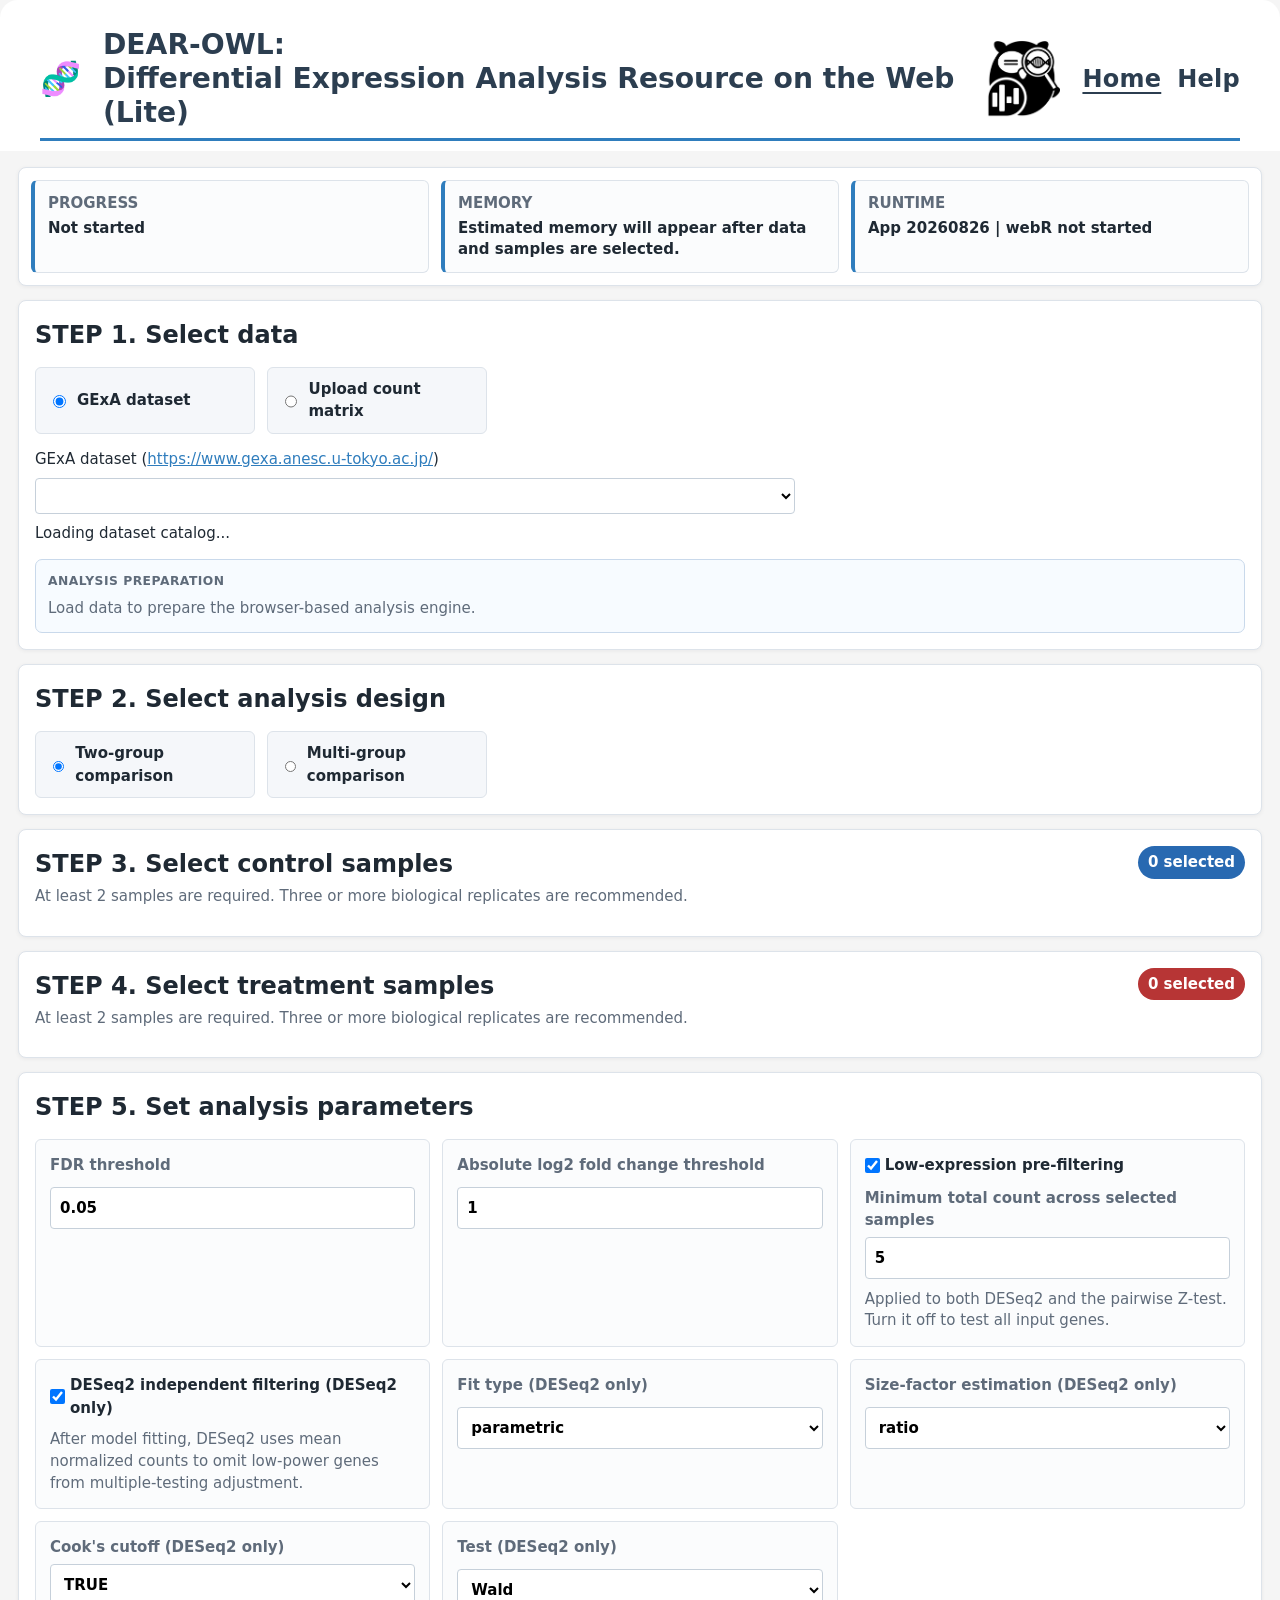
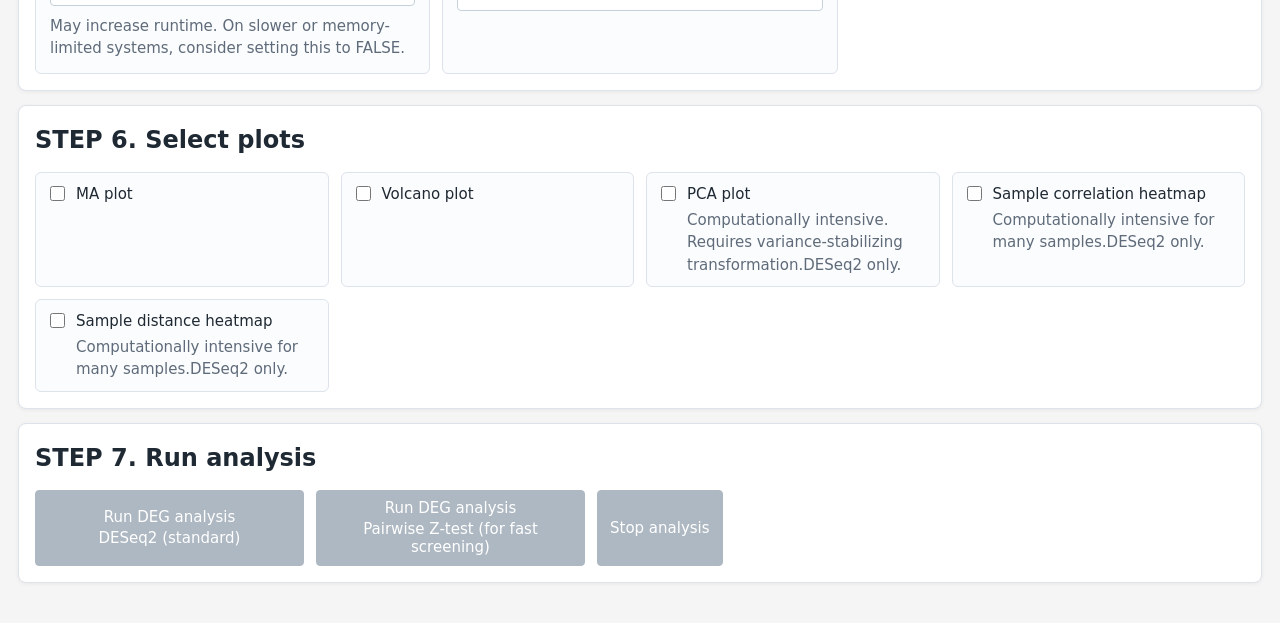
<file: index.html>
<!doctype html>
<html lang="en">
<head>
  <link rel="icon" type="image/png" href="dear-owl.png">
  <meta charset="UTF-8">
  <meta
    name="viewport"
    content="width=device-width, initial-scale=1"
  >
  <meta
    http-equiv="Content-Security-Policy"
    content="default-src 'self' data: blob:; script-src 'self' 'unsafe-eval' 'wasm-unsafe-eval'; worker-src 'self' blob:; connect-src 'self'; img-src 'self' data: blob:; style-src 'self';"
  >
  <title>DEAR-OWL</title>
  <link rel="stylesheet" href="./css/deseq-app.css?v=20260825-help-example-1">
</head>
<body>
  <header class="site-header">
    <span class="site-dna-mark" aria-hidden="true">🧬</span>
    <div class="site-brand-lockup">
      <div class="site-brand">
        <h1>DEAR-OWL</h1>
        <p>Differential Expression Analysis Resource on the Web (Lite)</p>
      </div>
      <img class="site-owl-mark" src="./dear-owl.png" alt="">
    </div>
    <nav aria-label="Primary">
      <a href="./index.html" aria-current="page">Home</a>
      <a href="./help.html">Help</a>
    </nav>
  </header>

  <main class="app-shell">
    <section id="localLaunchNotice" class="local-launch-notice">
      <span class="local-launch-kicker">LOCAL STARTUP REQUIRED</span>
      <h2>Open DEAR-OWL through localhost</h2>
      <p>
        Browsers cannot run DESeq2, web workers, or local file parsing from a directly opened
        <code>index.html</code>. On Windows, double-click <code>start-local.cmd</code>.
        On macOS or Linux, run <code>sh start-local.sh</code> in Terminal. A local browser
        page will open automatically.
      </p>
      <p class="muted">
        This does not upload the app or your count matrix to a remote server. Keep the launcher
        window open while analyzing.
      </p>
    </section>

    <section class="status-strip" aria-live="polite">
      <div>
        <span class="status-label">Progress</span>
        <strong id="progressStatus">Not started</strong>
      </div>
      <div>
        <span class="status-label">Memory</span>
        <strong id="memoryEstimate">Estimated memory will appear after data and samples are selected.</strong>
      </div>
      <div>
        <span class="status-label">Runtime</span>
        <strong id="runtimeStatus">App 20260826 | webR not started</strong>
      </div>
    </section>

    <section class="step-card">
      <div class="step-head">
        <h2><span class="step-number">STEP 1.</span> Select data</h2>
      </div>

      <div class="mode-grid">
        <label class="mode-option">
          <input type="radio" name="data-mode" value="gexa" checked>
          <span>GExA dataset</span>
        </label>
        <label class="mode-option">
          <input type="radio" name="data-mode" value="upload">
          <span>Upload count matrix</span>
        </label>
      </div>

      <div id="gexaPanel" class="data-panel">
        <label for="datasetSelect">GExA dataset (<a href="https://www.gexa.anesc.u-tokyo.ac.jp/">https://www.gexa.anesc.u-tokyo.ac.jp/</a>)</label>
        <select id="datasetSelect"></select>
        <div id="datasetInfo" class="dataset-info">Loading dataset catalog...</div>
        <div id="datasetLoadProgress" class="dataset-load-progress" hidden>
          <div class="dataset-load-progress-phase">Data loading</div>
          <div class="dataset-load-progress-header">
            <span id="datasetLoadProgressLabel">Preparing dataset...</span>
            <span id="datasetLoadProgressPercent"></span>
          </div>
          <div
            id="datasetLoadProgressTrack"
            class="dataset-load-progress-track"
            role="progressbar"
            aria-label="Dataset loading progress"
            aria-valuemin="0"
            aria-valuemax="100"
          >
            <div id="datasetLoadProgressBar" class="dataset-load-progress-bar"></div>
          </div>
          <div class="dataset-load-progress-details">
            <span id="datasetLoadProgressStage"></span>
            <span id="datasetLoadProgressBytes"></span>
          </div>
          <div id="datasetLoadProgressLive" class="sr-only" aria-live="polite"></div>
        </div>
      </div>

      <div id="uploadPanel" class="data-panel" hidden>
        <label for="countFile">Count matrix CSV / TSV / TXT / gzip</label>
        <p class="upload-hint">Use a raw integer count matrix. Put Gene ID in the first column and sample names in all remaining columns.</p>
        <input id="countFile" type="file" accept=".csv,.tsv,.txt,.gz,text/csv,text/tab-separated-values,text/plain">
        <div class="example-actions">
          <button id="showExampleMatrix" type="button">Show example</button>
          <button id="downloadExampleMatrix" type="button">Download example CSV</button>
        </div>
        <pre id="exampleMatrixPreview" class="example-matrix-preview" hidden></pre>
        <p id="uploadStatus" class="muted">No file selected. Files are parsed locally in this browser.</p>
      </div>

      <div class="analysis-preparation-panel" aria-labelledby="analysisPreparationTitle">
        <div id="analysisPreparationTitle" class="dataset-load-progress-phase">Analysis preparation</div>
        <p id="offlineStatus" class="analysis-preparation-summary">Load data to prepare the browser-based analysis engine.</p>
        <div id="datasetPreparationProgress" class="dataset-load-progress" hidden>
          <div class="dataset-load-progress-header">
            <span id="datasetPreparationProgressLabel">Waiting for data</span>
            <span id="datasetPreparationProgressPercent"></span>
          </div>
          <div
            id="datasetPreparationProgressTrack"
            class="dataset-load-progress-track"
            role="progressbar"
            aria-label="Analysis preparation progress"
            aria-valuemin="0"
            aria-valuemax="100"
          >
            <div id="datasetPreparationProgressBar" class="dataset-load-progress-bar"></div>
          </div>
          <div class="dataset-load-progress-details">
            <span id="datasetPreparationProgressStage"></span>
            <span id="datasetPreparationProgressBytes"></span>
          </div>
          <div id="datasetPreparationProgressLive" class="sr-only" aria-live="polite"></div>
        </div>
      </div>
    </section>

    <section class="step-card">
      <div class="step-head">
        <h2><span class="step-number">STEP 2.</span> Select analysis design</h2>
      </div>

      <div class="mode-grid analysis-design-grid">
        <label class="mode-option">
          <input type="radio" name="analysis-design" value="two_group" checked>
          <span>Two-group comparison</span>
        </label>
        <label class="mode-option">
          <input type="radio" name="analysis-design" value="multi_group">
          <span>Multi-group comparison</span>
        </label>
      </div>
    </section>

    <section id="twoGroupControlSection" class="step-card">
      <div id="controlSelector">
        <div class="selector-heading selector-heading-control">
          <div>
            <h3>STEP 3. Select control samples</h3>
            <p>At least 2 samples are required. Three or more biological replicates are recommended.</p>
          </div>
          <div class="selector-count" data-role="count">0 selected</div>
        </div>
      </div>
    </section>

    <section id="twoGroupTreatmentSection" class="step-card">
      <div id="treatmentSelector">
        <div class="selector-heading selector-heading-treatment">
          <div>
            <h3>STEP 4. Select treatment samples</h3>
            <p>At least 2 samples are required. Three or more biological replicates are recommended.</p>
          </div>
          <div class="selector-count" data-role="count">0 selected</div>
        </div>
      </div>
    </section>

    <section id="multiGroupSection" class="step-card" hidden>
      <div class="step-head">
        <h2><span class="step-number">STEP 3.</span> Build multi-group comparison</h2>
      </div>
      <div id="multiGroupBuilder"></div>
      <div id="multiGroupSampleSelector" class="multi-group-sample-selector"></div>
    </section>

    <section class="step-card">
      <div class="step-head">
        <h2><span class="step-number">STEP 5.</span> Set analysis parameters</h2>
      </div>

      <div class="parameter-grid">
        <label>
          <span>FDR threshold</span>
          <input id="fdrThreshold" type="number" min="0.000001" max="0.999999" step="0.01" value="0.05">
        </label>
        <label>
          <span>Absolute log2 fold change threshold</span>
          <input id="log2fcThreshold" type="number" min="0" step="0.1" value="1">
        </label>
        <div class="parameter-with-help prefilter-parameter">
          <label class="inline-check">
            <input id="preFiltering" type="checkbox" checked>
            <span>Low-expression pre-filtering</span>
          </label>
          <label class="minimum-count-control">
            <span>Minimum total count across selected samples</span>
            <input id="minimumCount" type="number" min="0" step="1" value="5">
          </label>
          <p class="parameter-help">Applied to both DESeq2 and the pairwise Z-test. Turn it off to test all input genes.</p>
        </div>
        <input id="minimumSamples" type="hidden" value="1">
        <div class="parameter-with-help deseq2-only-param">
          <label class="inline-check">
            <input id="independentFiltering" type="checkbox" checked>
            <span>DESeq2 independent filtering (DESeq2 only)</span>
          </label>
          <p class="parameter-help">After model fitting, DESeq2 uses mean normalized counts to omit low-power genes from multiple-testing adjustment.</p>
        </div>
        <label class="deseq2-only-param">
          <span>Fit type (DESeq2 only)</span>
          <select id="fitType">
            <option value="parametric">parametric</option>
            <option value="local">local</option>
            <option value="mean">mean</option>
          </select>
        </label>
        <label class="deseq2-only-param">
          <span>Size-factor estimation (DESeq2 only)</span>
          <select id="sfType">
            <option value="ratio" selected>ratio</option>
            <option value="poscounts">poscounts</option>
            <option value="iterate">iterate</option>
          </select>
        </label>
        <div class="parameter-with-help deseq2-only-param">
          <label>
            <span>Cook's cutoff (DESeq2 only)</span>
            <select id="cooksCutoff">
              <option value="false">FALSE</option>
              <option value="true" selected>TRUE</option>
            </select>
          </label>
          <p class="parameter-help">May increase runtime. On slower or memory-limited systems, consider setting this to FALSE.</p>
        </div>
        <label class="deseq2-only-param">
          <span>Test (DESeq2 only)</span>
          <select id="testType">
            <option value="Wald">Wald</option>
            <option value="LRT">LRT</option>
          </select>
        </label>
      </div>
    </section>

    <section class="step-card">
      <div class="step-head">
        <h2><span class="step-number">STEP 6.</span> Select plots</h2>
      </div>

      <div class="plot-grid">
        <label class="inline-check">
          <input id="plot-ma" type="checkbox">
          <span>MA plot</span>
        </label>
        <label class="inline-check">
          <input id="plot-volcano" type="checkbox">
          <span>Volcano plot</span>
        </label>
        <label class="inline-check plot-heavy">
          <input id="plot-pca" type="checkbox">
          <span>PCA plot <small>Computationally intensive. Requires variance-stabilizing transformation.DESeq2 only.</small></span>
        </label>
        <label class="inline-check plot-heavy">
          <input id="plot-sampleCorrelation" type="checkbox">
          <span>Sample correlation heatmap <small>Computationally intensive for many samples.DESeq2 only.</small></span>
        </label>
        <label class="inline-check plot-heavy">
          <input id="plot-sampleDistance" type="checkbox">
          <span>Sample distance heatmap <small>Computationally intensive for many samples.DESeq2 only.</small></span>
        </label>
      </div>
    </section>

    <section class="step-card">
      <div class="step-head">
        <h2><span class="step-number">STEP 7.</span> Run analysis</h2>
      </div>

      <div id="warningPanel" class="warning-panel" hidden>
        <ul id="warningList"></ul>
      </div>

      <div class="run-actions">
        <div class="run-engine-buttons">
          <button id="runDeseq2Button" type="button" disabled>
            <span class="run-button-title">Run DEG analysis</span>
            <span class="run-button-engine">DESeq2 (standard)</span>
          </button>
          <button id="runZTestButton" type="button" disabled>
            <span class="run-button-title">Run DEG analysis</span>
            <span class="run-button-engine">Pairwise Z-test (for fast screening)</span>
          </button>
        </div>
        <button id="cancelButton" type="button" disabled>Stop analysis</button>
      </div>

      <div id="analysisActivity" class="analysis-activity" hidden>
        <div class="analysis-activity-head">
          <span class="status-label">Analysis activity</span>
          <strong id="analysisElapsed">0 sec total</strong>
        </div>
        <ol id="analysisStageList"></ol>
      </div>

      <div id="errorPanel" class="error-panel" hidden>
        <pre id="errorText"></pre>
      </div>
    </section>

    <section id="resultsSection" class="step-card results-section" hidden>
      <div class="step-head">
        <h2><span class="step-number">STEP 8.</span> Results</h2>
      </div>

      <div id="summaryCards" class="summary-grid"></div>

      <h3>Result table</h3>
      <div id="resultTable"></div>

      <h3>Plots</h3>
      <div id="plotsContainer" class="plots-container"></div>

      <h3>Downloads</h3>
      <div id="downloadsContainer"></div>

      <h3>Analysis log</h3>
      <pre id="analysisLog" class="analysis-log"></pre>
    </section>

  </main>

  <script src="./js/local-launch-guard.js?v=20260810-shared-prefilter"></script>
  <script type="module" src="./js/app-bootstrap-20260810-shared-webr-manager.js?v=20260826-staged-pairwise"></script>
</body>
</html>
</file>
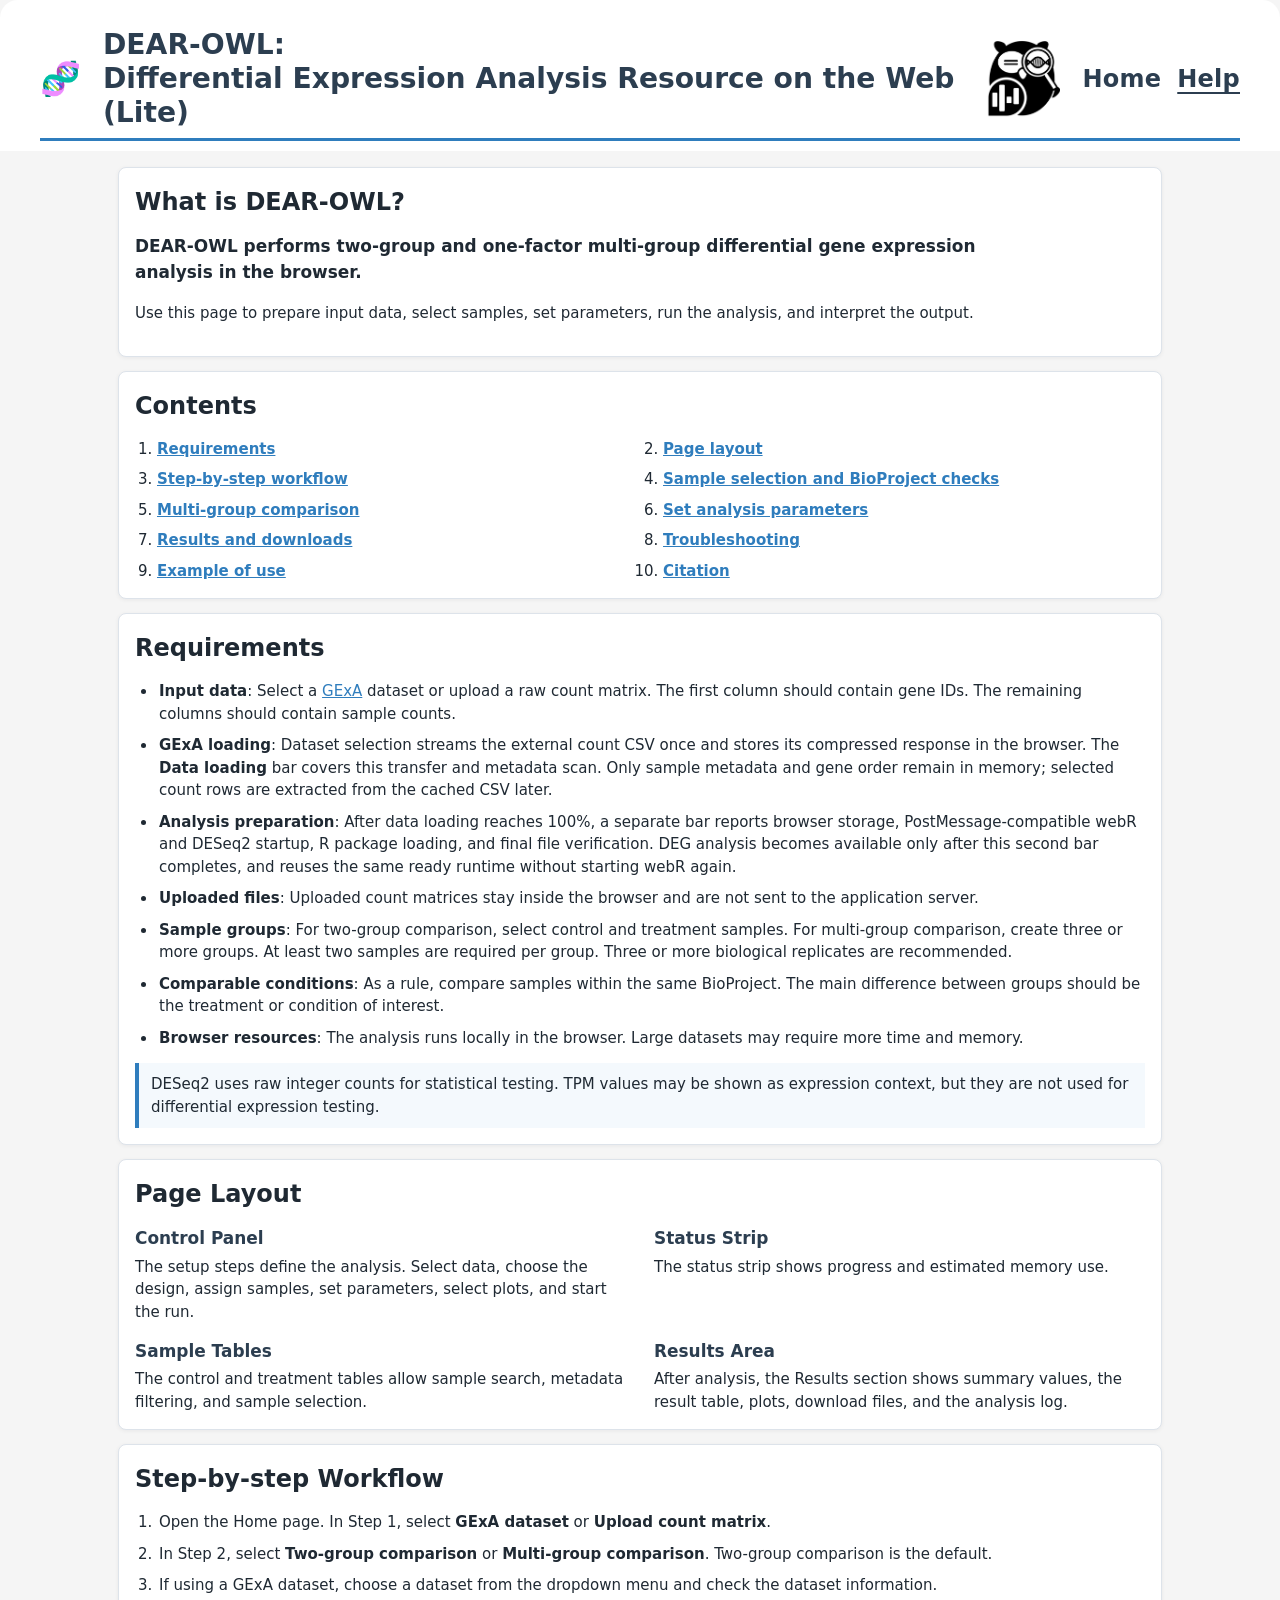
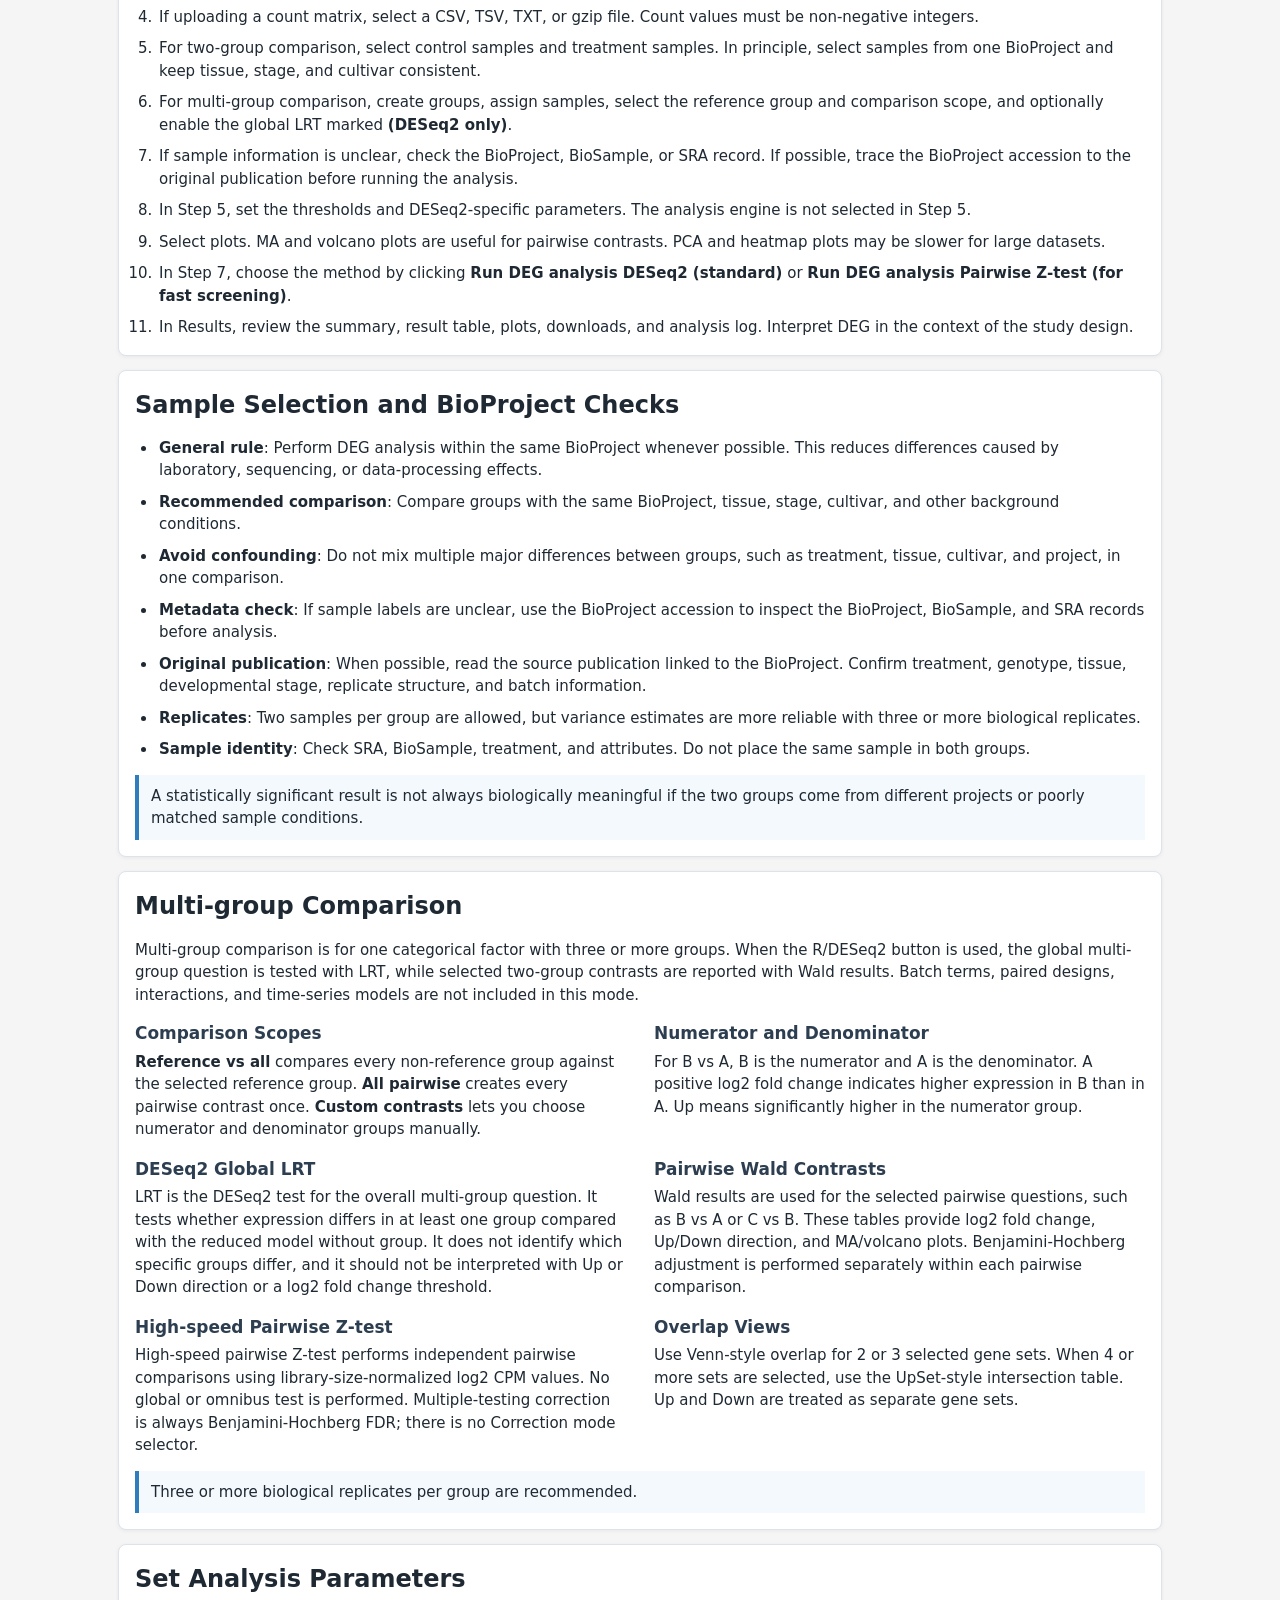
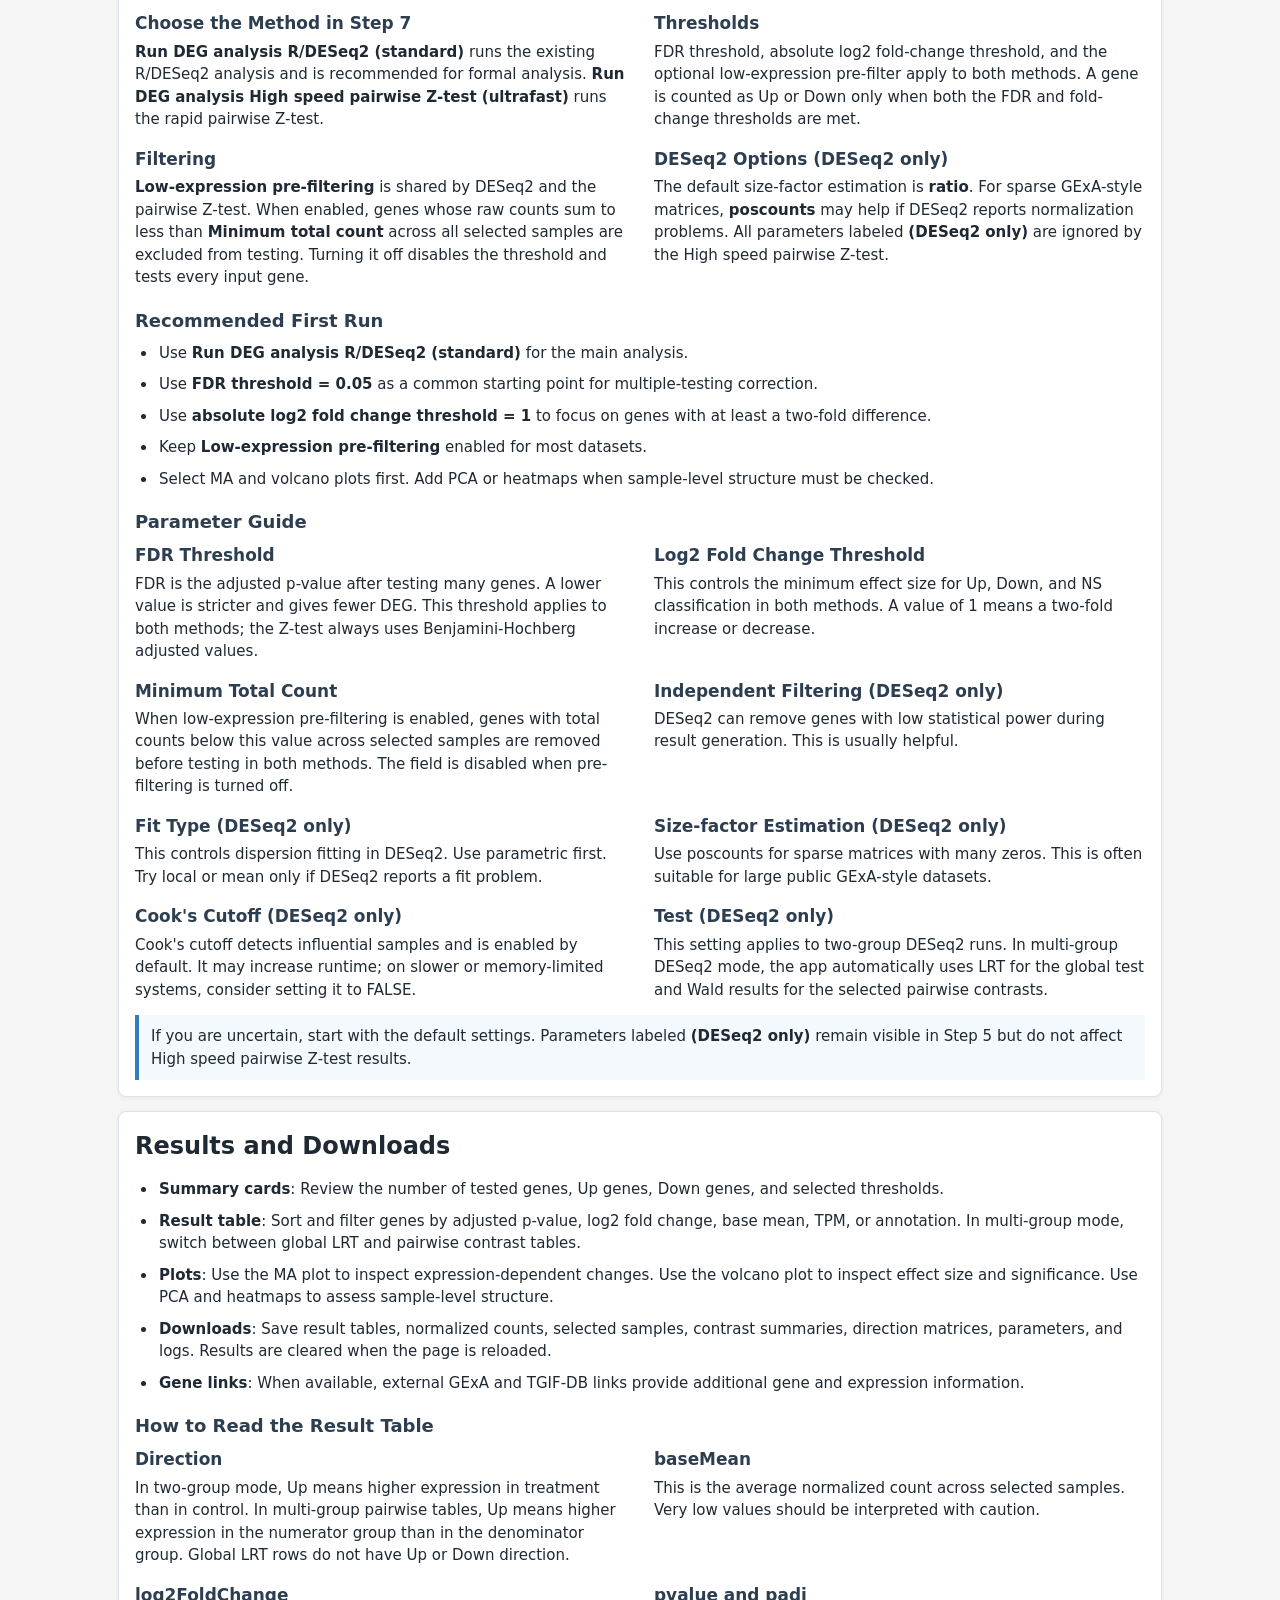
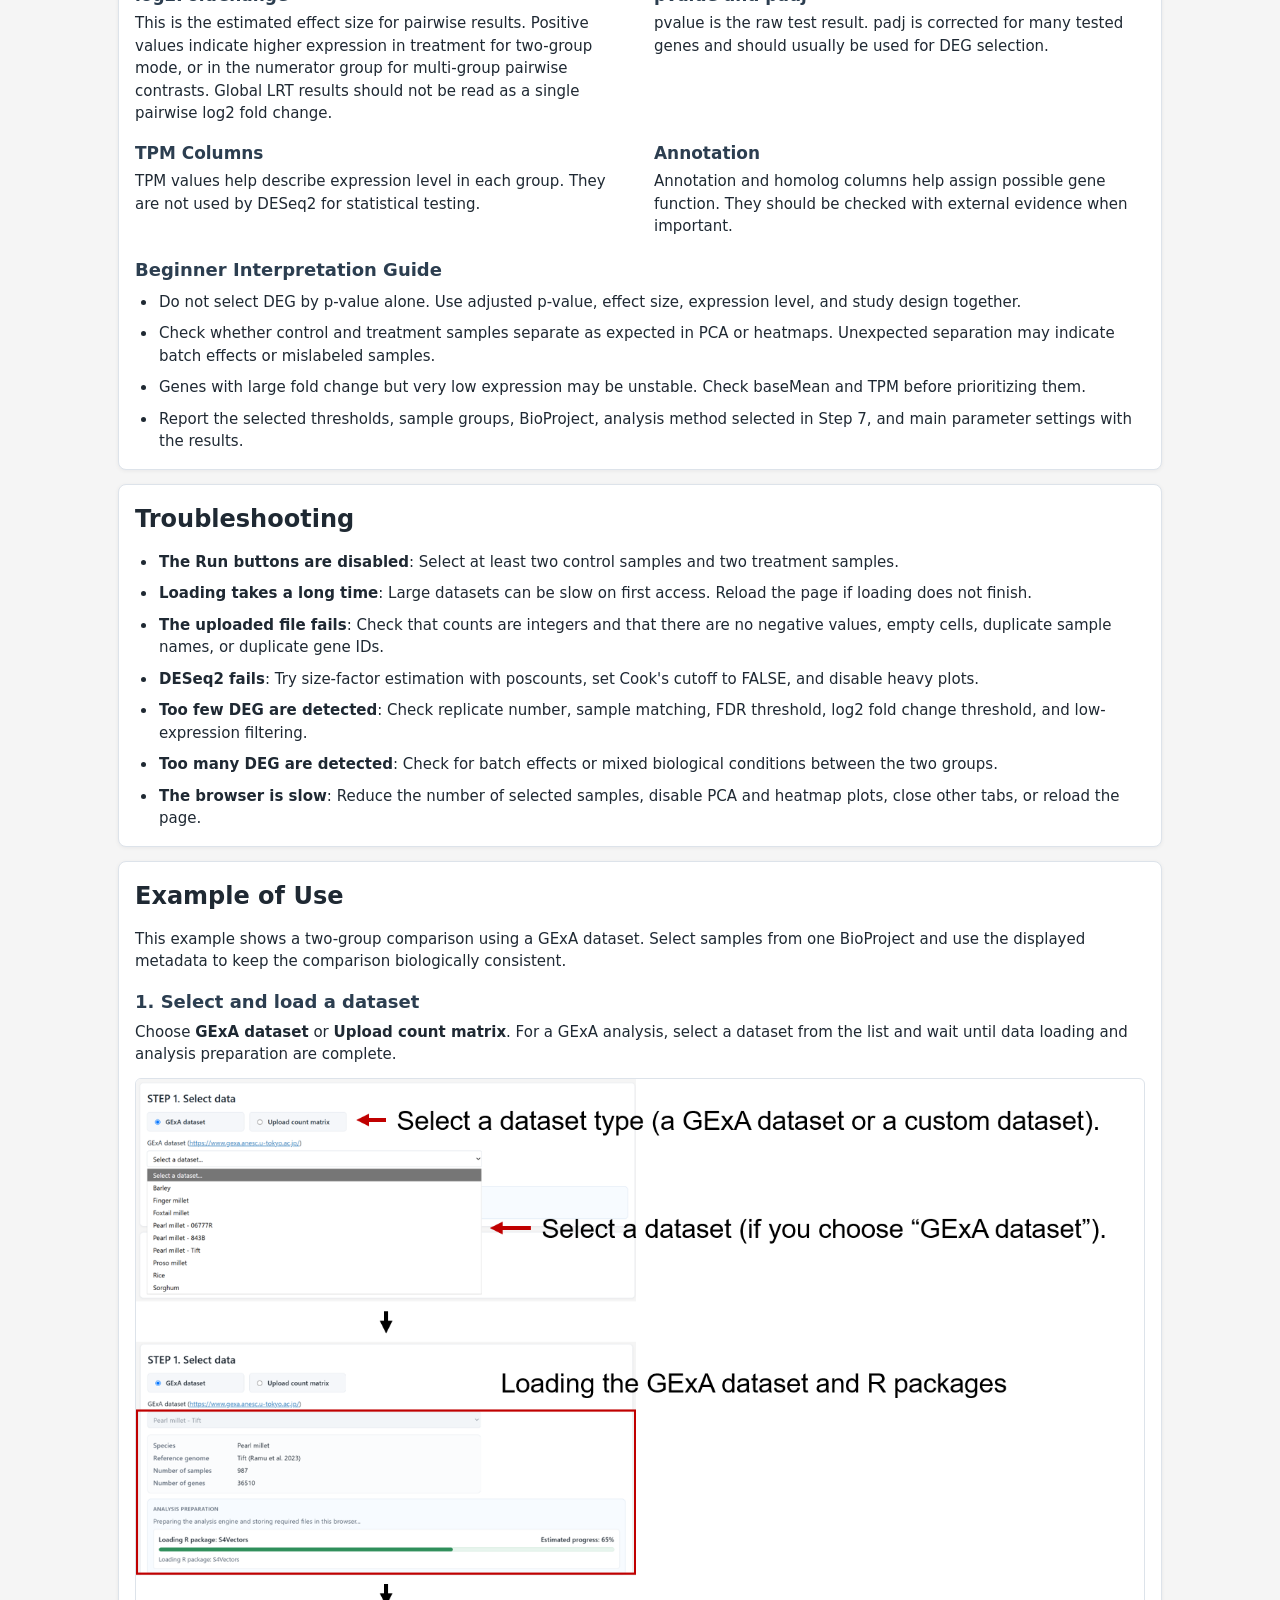
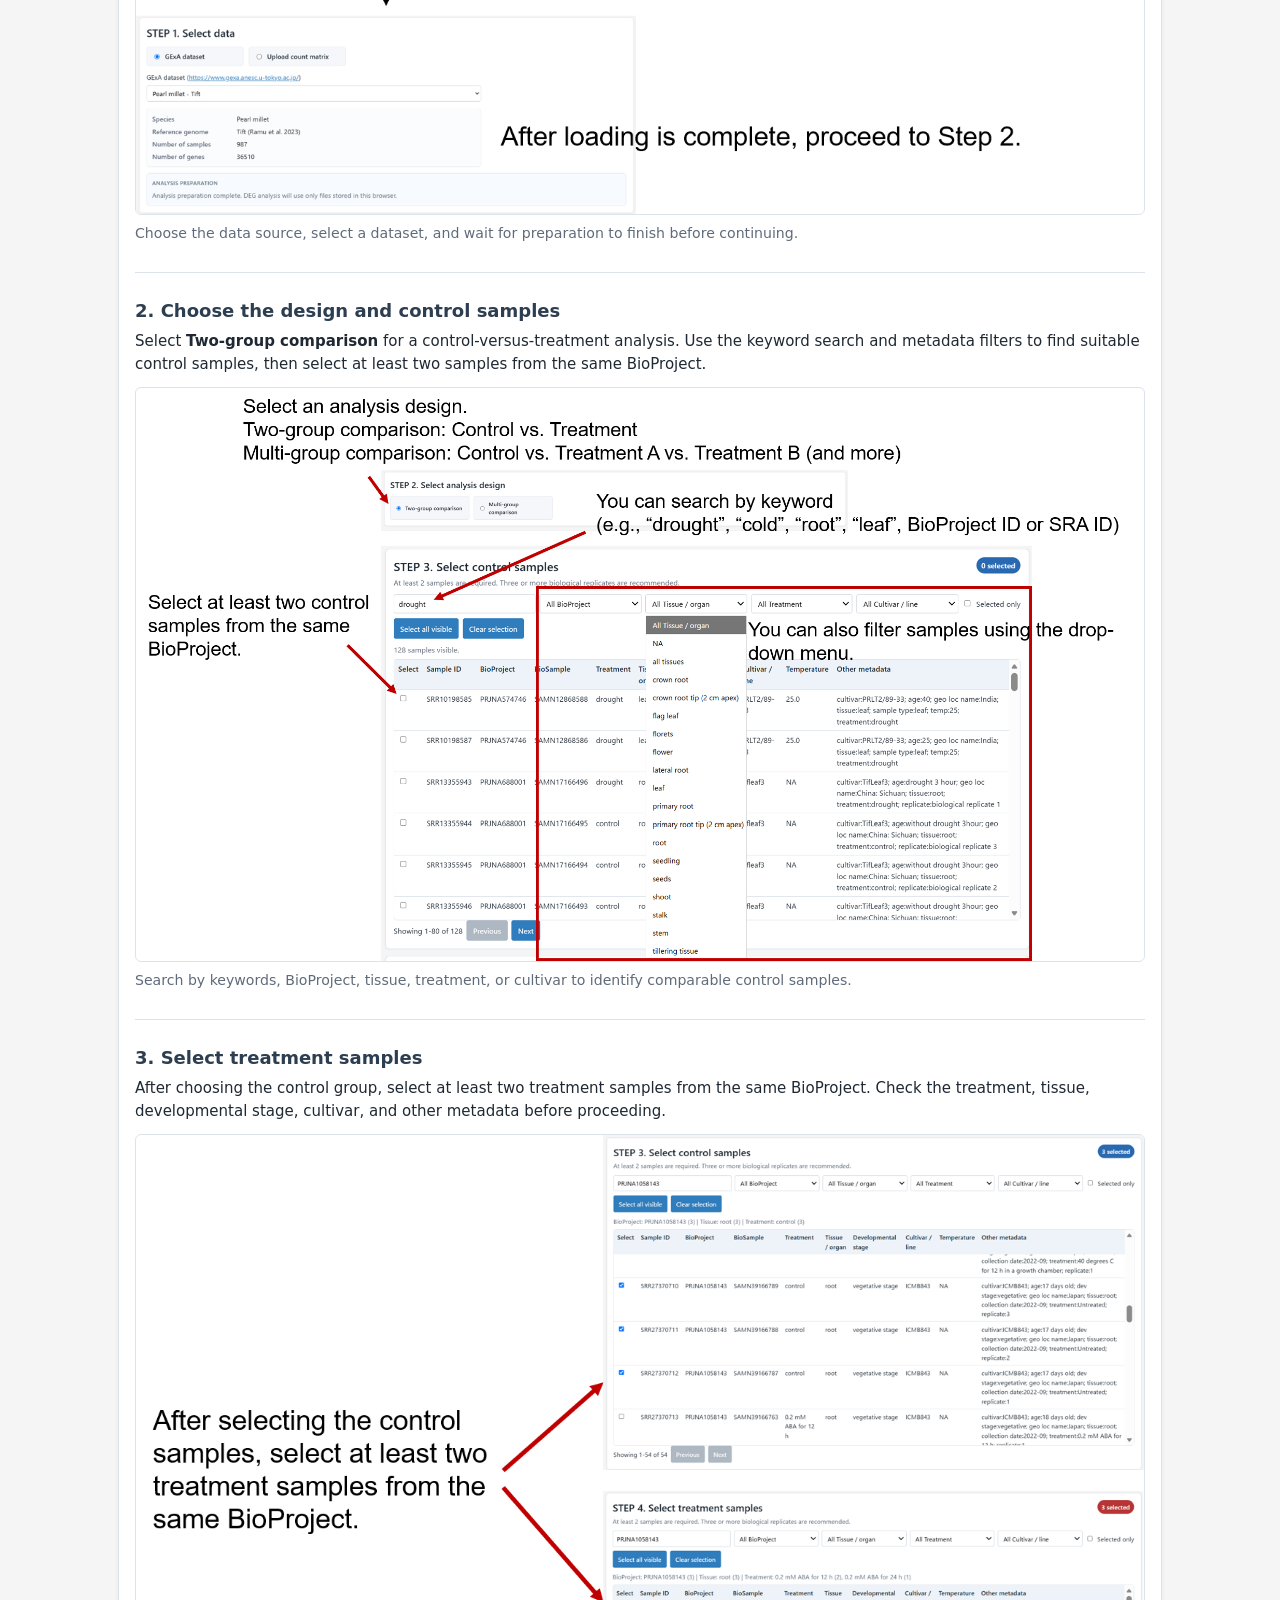
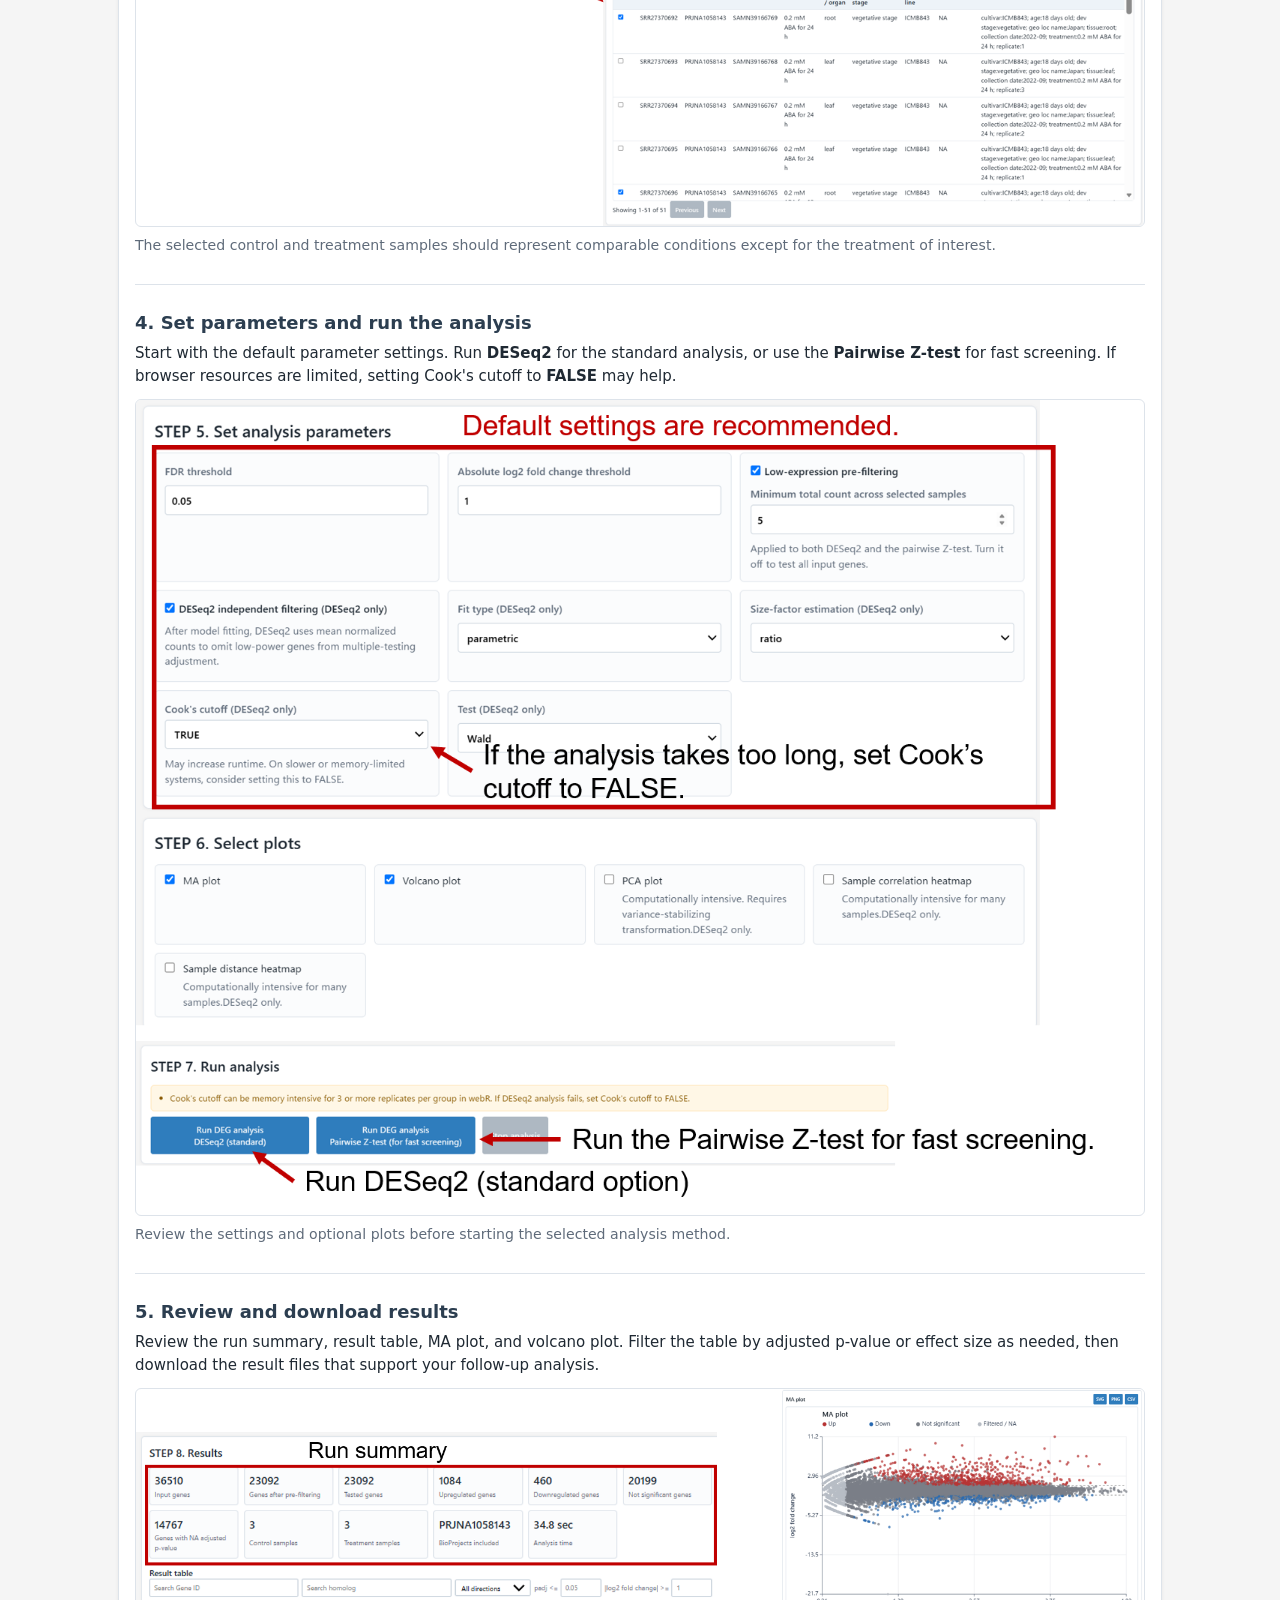
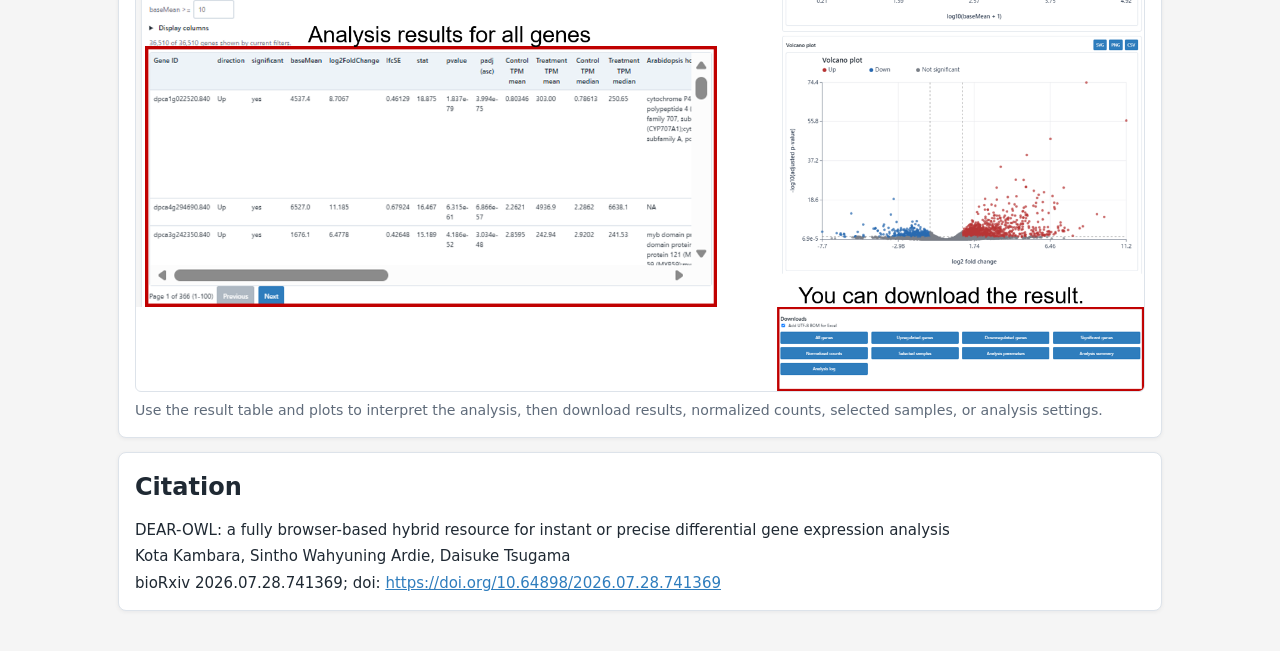
<file: help.html>
<!doctype html>
<html lang="en">
<head>
  <link rel="icon" type="image/png" href="dear-owl.png">
  <meta charset="UTF-8">
  <meta
    name="viewport"
    content="width=device-width, initial-scale=1"
  >
  <meta
    http-equiv="Content-Security-Policy"
    content="default-src 'self' data: blob:; script-src 'self' 'unsafe-eval' 'wasm-unsafe-eval'; worker-src 'self' blob:; connect-src 'self'; img-src 'self' data: blob:; style-src 'self';"
  >
  <title>Help | DEAR-OWL</title>
  <link rel="stylesheet" href="./css/deseq-app.css?v=20260825-help-example-1">
</head>
<body class="help-page">
  <header class="site-header">
    <span class="site-dna-mark" aria-hidden="true">🧬</span>
    <div class="site-brand-lockup">
      <div class="site-brand">
        <h1>DEAR-OWL</h1>
        <p>Differential Expression Analysis Resource on the Web (Lite)</p>
      </div>
      <img class="site-owl-mark" src="./dear-owl.png" alt="">
    </div>
    <nav aria-label="Primary">
      <a href="./index.html">Home</a>
      <a href="./help.html" aria-current="page">Help</a>
    </nav>
  </header>

  <main class="app-shell help-manual">
    <section class="step-card help-intro">
      <div class="step-head">
        <h2>What is DEAR-OWL?</h2>
      </div>
      <p class="manual-lead">DEAR-OWL performs two-group and one-factor multi-group differential gene expression analysis in the browser.</p>
      <p>Use this page to prepare input data, select samples, set parameters, run the analysis, and interpret the output.</p>
    </section>

    <section class="step-card">
      <div class="step-head">
        <h2>Contents</h2>
      </div>
      <ol class="manual-toc">
        <li><a href="#what-you-need">Requirements</a></li>
        <li><a href="#page-layout">Page layout</a></li>
        <li><a href="#workflow">Step-by-step workflow</a></li>
        <li><a href="#sample-selection">Sample selection and BioProject checks</a></li>
        <li><a href="#multi-group">Multi-group comparison</a></li>
        <li><a href="#parameters">Set analysis parameters</a></li>
        <li><a href="#results">Results and downloads</a></li>
        <li><a href="#troubleshooting">Troubleshooting</a></li>
        <li><a href="#example-of-use">Example of use</a></li>
        <li><a href="#citation">Citation</a></li>
      </ol>
    </section>

    <section id="what-you-need" class="step-card">
      <div class="step-head">
        <h2>Requirements</h2>
      </div>
      <ul class="manual-list">
        <li><strong>Input data</strong>: Select a <a href="https://www.gexa.anesc.u-tokyo.ac.jp/">GExA</a> dataset or upload a raw count matrix. The first column should contain gene IDs. The remaining columns should contain sample counts.</li>
        <li><strong>GExA loading</strong>: Dataset selection streams the external count CSV once and stores its compressed response in the browser. The <strong>Data loading</strong> bar covers this transfer and metadata scan. Only sample metadata and gene order remain in memory; selected count rows are extracted from the cached CSV later.</li>
        <li><strong>Analysis preparation</strong>: After data loading reaches 100%, a separate bar reports browser storage, PostMessage-compatible webR and DESeq2 startup, R package loading, and final file verification. DEG analysis becomes available only after this second bar completes, and reuses the same ready runtime without starting webR again.</li>
        <li><strong>Uploaded files</strong>: Uploaded count matrices stay inside the browser and are not sent to the application server.</li>
        <li><strong>Sample groups</strong>: For two-group comparison, select control and treatment samples. For multi-group comparison, create three or more groups. At least two samples are required per group. Three or more biological replicates are recommended.</li>
        <li><strong>Comparable conditions</strong>: As a rule, compare samples within the same BioProject. The main difference between groups should be the treatment or condition of interest.</li>
        <li><strong>Browser resources</strong>: The analysis runs locally in the browser. Large datasets may require more time and memory.</li>
      </ul>
      <p class="manual-note">DESeq2 uses raw integer counts for statistical testing. TPM values may be shown as expression context, but they are not used for differential expression testing.</p>
    </section>

    <section id="page-layout" class="step-card">
      <div class="step-head">
        <h2>Page Layout</h2>
      </div>
      <div class="manual-two-column">
        <div>
          <h3>Control Panel</h3>
          <p>The setup steps define the analysis. Select data, choose the design, assign samples, set parameters, select plots, and start the run.</p>
        </div>
        <div>
          <h3>Status Strip</h3>
          <p>The status strip shows progress and estimated memory use.</p>
        </div>
        <div>
          <h3>Sample Tables</h3>
          <p>The control and treatment tables allow sample search, metadata filtering, and sample selection.</p>
        </div>
        <div>
          <h3>Results Area</h3>
          <p>After analysis, the Results section shows summary values, the result table, plots, download files, and the analysis log.</p>
        </div>
      </div>
    </section>

    <section id="workflow" class="step-card">
      <div class="step-head">
        <h2>Step-by-step Workflow</h2>
      </div>
      <ol class="workflow-list">
        <li>Open the Home page. In Step 1, select <strong>GExA dataset</strong> or <strong>Upload count matrix</strong>.</li>
        <li>In Step 2, select <strong>Two-group comparison</strong> or <strong>Multi-group comparison</strong>. Two-group comparison is the default.</li>
        <li>If using a GExA dataset, choose a dataset from the dropdown menu and check the dataset information.</li>
        <li>If uploading a count matrix, select a CSV, TSV, TXT, or gzip file. Count values must be non-negative integers.</li>
        <li>For two-group comparison, select control samples and treatment samples. In principle, select samples from one BioProject and keep tissue, stage, and cultivar consistent.</li>
        <li>For multi-group comparison, create groups, assign samples, select the reference group and comparison scope, and optionally enable the global LRT marked <strong>(DESeq2 only)</strong>.</li>
        <li>If sample information is unclear, check the BioProject, BioSample, or SRA record. If possible, trace the BioProject accession to the original publication before running the analysis.</li>
        <li>In Step 5, set the thresholds and DESeq2-specific parameters. The analysis engine is not selected in Step 5.</li>
        <li>Select plots. MA and volcano plots are useful for pairwise contrasts. PCA and heatmap plots may be slower for large datasets.</li>
        <li>In Step 7, choose the method by clicking <strong>Run DEG analysis DESeq2 (standard)</strong> or <strong>Run DEG analysis Pairwise Z-test (for fast screening)</strong>.</li>
        <li>In Results, review the summary, result table, plots, downloads, and analysis log. Interpret DEG in the context of the study design.</li>
      </ol>
    </section>

    <section id="sample-selection" class="step-card">
      <div class="step-head">
        <h2>Sample Selection and BioProject Checks</h2>
      </div>
      <ul class="manual-list">
        <li><strong>General rule</strong>: Perform DEG analysis within the same BioProject whenever possible. This reduces differences caused by laboratory, sequencing, or data-processing effects.</li>
        <li><strong>Recommended comparison</strong>: Compare groups with the same BioProject, tissue, stage, cultivar, and other background conditions.</li>
        <li><strong>Avoid confounding</strong>: Do not mix multiple major differences between groups, such as treatment, tissue, cultivar, and project, in one comparison.</li>
        <li><strong>Metadata check</strong>: If sample labels are unclear, use the BioProject accession to inspect the BioProject, BioSample, and SRA records before analysis.</li>
        <li><strong>Original publication</strong>: When possible, read the source publication linked to the BioProject. Confirm treatment, genotype, tissue, developmental stage, replicate structure, and batch information.</li>
        <li><strong>Replicates</strong>: Two samples per group are allowed, but variance estimates are more reliable with three or more biological replicates.</li>
        <li><strong>Sample identity</strong>: Check SRA, BioSample, treatment, and attributes. Do not place the same sample in both groups.</li>
      </ul>
      <p class="manual-note">A statistically significant result is not always biologically meaningful if the two groups come from different projects or poorly matched sample conditions.</p>
    </section>

    <section id="multi-group" class="step-card">
      <div class="step-head">
        <h2>Multi-group Comparison</h2>
      </div>
      <p>Multi-group comparison is for one categorical factor with three or more groups. When the R/DESeq2 button is used, the global multi-group question is tested with LRT, while selected two-group contrasts are reported with Wald results. Batch terms, paired designs, interactions, and time-series models are not included in this mode.</p>
      <div class="manual-two-column">
        <div>
          <h3>Comparison Scopes</h3>
          <p><strong>Reference vs all</strong> compares every non-reference group against the selected reference group. <strong>All pairwise</strong> creates every pairwise contrast once. <strong>Custom contrasts</strong> lets you choose numerator and denominator groups manually.</p>
        </div>
        <div>
          <h3>Numerator and Denominator</h3>
          <p>For B vs A, B is the numerator and A is the denominator. A positive log2 fold change indicates higher expression in B than in A. Up means significantly higher in the numerator group.</p>
        </div>
        <div>
          <h3>DESeq2 Global LRT</h3>
          <p>LRT is the DESeq2 test for the overall multi-group question. It tests whether expression differs in at least one group compared with the reduced model without group. It does not identify which specific groups differ, and it should not be interpreted with Up or Down direction or a log2 fold change threshold.</p>
        </div>
        <div>
          <h3>Pairwise Wald Contrasts</h3>
          <p>Wald results are used for the selected pairwise questions, such as B vs A or C vs B. These tables provide log2 fold change, Up/Down direction, and MA/volcano plots. Benjamini-Hochberg adjustment is performed separately within each pairwise comparison.</p>
        </div>
        <div>
          <h3>High-speed Pairwise Z-test</h3>
          <p>High-speed pairwise Z-test performs independent pairwise comparisons using library-size-normalized log2 CPM values. No global or omnibus test is performed. Multiple-testing correction is always Benjamini-Hochberg FDR; there is no Correction mode selector.</p>
        </div>
        <div>
          <h3>Overlap Views</h3>
          <p>Use Venn-style overlap for 2 or 3 selected gene sets. When 4 or more sets are selected, use the UpSet-style intersection table. Up and Down are treated as separate gene sets.</p>
        </div>
      </div>
      <p class="manual-note">Three or more biological replicates per group are recommended.</p>
    </section>

    <section id="parameters" class="step-card">
      <div class="step-head">
        <h2>Set Analysis Parameters</h2>
      </div>
      <div class="manual-two-column">
        <div>
          <h3>Choose the Method in Step 7</h3>
          <p><strong>Run DEG analysis R/DESeq2 (standard)</strong> runs the existing R/DESeq2 analysis and is recommended for formal analysis. <strong>Run DEG analysis High speed pairwise Z-test (ultrafast)</strong> runs the rapid pairwise Z-test.</p>
        </div>
        <div>
          <h3>Thresholds</h3>
          <p>FDR threshold, absolute log2 fold-change threshold, and the optional low-expression pre-filter apply to both methods. A gene is counted as Up or Down only when both the FDR and fold-change thresholds are met.</p>
        </div>
        <div>
          <h3>Filtering</h3>
          <p><strong>Low-expression pre-filtering</strong> is shared by DESeq2 and the pairwise Z-test. When enabled, genes whose raw counts sum to less than <strong>Minimum total count</strong> across all selected samples are excluded from testing. Turning it off disables the threshold and tests every input gene.</p>
        </div>
        <div>
          <h3>DESeq2 Options (DESeq2 only)</h3>
          <p>The default size-factor estimation is <strong>ratio</strong>. For sparse GExA-style matrices, <strong>poscounts</strong> may help if DESeq2 reports normalization problems. All parameters labeled <strong>(DESeq2 only)</strong> are ignored by the High speed pairwise Z-test.</p>
        </div>
      </div>
      <h3 class="manual-subhead">Recommended First Run</h3>
      <ul class="manual-list">
        <li>Use <strong>Run DEG analysis R/DESeq2 (standard)</strong> for the main analysis.</li>
        <li>Use <strong>FDR threshold = 0.05</strong> as a common starting point for multiple-testing correction.</li>
        <li>Use <strong>absolute log2 fold change threshold = 1</strong> to focus on genes with at least a two-fold difference.</li>
        <li>Keep <strong>Low-expression pre-filtering</strong> enabled for most datasets.</li>
        <li>Select MA and volcano plots first. Add PCA or heatmaps when sample-level structure must be checked.</li>
      </ul>
      <h3 class="manual-subhead">Parameter Guide</h3>
      <div class="manual-two-column">
        <div>
          <h3>FDR Threshold</h3>
          <p>FDR is the adjusted p-value after testing many genes. A lower value is stricter and gives fewer DEG. This threshold applies to both methods; the Z-test always uses Benjamini-Hochberg adjusted values.</p>
        </div>
        <div>
          <h3>Log2 Fold Change Threshold</h3>
          <p>This controls the minimum effect size for Up, Down, and NS classification in both methods. A value of 1 means a two-fold increase or decrease.</p>
        </div>
        <div>
          <h3>Minimum Total Count</h3>
          <p>When low-expression pre-filtering is enabled, genes with total counts below this value across selected samples are removed before testing in both methods. The field is disabled when pre-filtering is turned off.</p>
        </div>
        <div>
          <h3>Independent Filtering (DESeq2 only)</h3>
          <p>DESeq2 can remove genes with low statistical power during result generation. This is usually helpful.</p>
        </div>
        <div>
          <h3>Fit Type (DESeq2 only)</h3>
          <p>This controls dispersion fitting in DESeq2. Use parametric first. Try local or mean only if DESeq2 reports a fit problem.</p>
        </div>
        <div>
          <h3>Size-factor Estimation (DESeq2 only)</h3>
          <p>Use poscounts for sparse matrices with many zeros. This is often suitable for large public GExA-style datasets.</p>
        </div>
        <div>
          <h3>Cook's Cutoff (DESeq2 only)</h3>
          <p>Cook's cutoff detects influential samples and is enabled by default. It may increase runtime; on slower or memory-limited systems, consider setting it to FALSE.</p>
        </div>
        <div>
          <h3>Test (DESeq2 only)</h3>
          <p>This setting applies to two-group DESeq2 runs. In multi-group DESeq2 mode, the app automatically uses LRT for the global test and Wald results for the selected pairwise contrasts.</p>
        </div>
      </div>
      <p class="manual-note">If you are uncertain, start with the default settings. Parameters labeled <strong>(DESeq2 only)</strong> remain visible in Step 5 but do not affect High speed pairwise Z-test results.</p>
    </section>

    <section id="results" class="step-card">
      <div class="step-head">
        <h2>Results and Downloads</h2>
      </div>
      <ul class="manual-list">
        <li><strong>Summary cards</strong>: Review the number of tested genes, Up genes, Down genes, and selected thresholds.</li>
        <li><strong>Result table</strong>: Sort and filter genes by adjusted p-value, log2 fold change, base mean, TPM, or annotation. In multi-group mode, switch between global LRT and pairwise contrast tables.</li>
        <li><strong>Plots</strong>: Use the MA plot to inspect expression-dependent changes. Use the volcano plot to inspect effect size and significance. Use PCA and heatmaps to assess sample-level structure.</li>
        <li><strong>Downloads</strong>: Save result tables, normalized counts, selected samples, contrast summaries, direction matrices, parameters, and logs. Results are cleared when the page is reloaded.</li>
        <li><strong>Gene links</strong>: When available, external GExA and TGIF-DB links provide additional gene and expression information.</li>
      </ul>
      <h3 class="manual-subhead">How to Read the Result Table</h3>
      <div class="manual-two-column">
        <div>
          <h3>Direction</h3>
          <p>In two-group mode, Up means higher expression in treatment than in control. In multi-group pairwise tables, Up means higher expression in the numerator group than in the denominator group. Global LRT rows do not have Up or Down direction.</p>
        </div>
        <div>
          <h3>baseMean</h3>
          <p>This is the average normalized count across selected samples. Very low values should be interpreted with caution.</p>
        </div>
        <div>
          <h3>log2FoldChange</h3>
          <p>This is the estimated effect size for pairwise results. Positive values indicate higher expression in treatment for two-group mode, or in the numerator group for multi-group pairwise contrasts. Global LRT results should not be read as a single pairwise log2 fold change.</p>
        </div>
        <div>
          <h3>pvalue and padj</h3>
          <p>pvalue is the raw test result. padj is corrected for many tested genes and should usually be used for DEG selection.</p>
        </div>
        <div>
          <h3>TPM Columns</h3>
          <p>TPM values help describe expression level in each group. They are not used by DESeq2 for statistical testing.</p>
        </div>
        <div>
          <h3>Annotation</h3>
          <p>Annotation and homolog columns help assign possible gene function. They should be checked with external evidence when important.</p>
        </div>
      </div>
      <h3 class="manual-subhead">Beginner Interpretation Guide</h3>
      <ul class="manual-list">
        <li>Do not select DEG by p-value alone. Use adjusted p-value, effect size, expression level, and study design together.</li>
        <li>Check whether control and treatment samples separate as expected in PCA or heatmaps. Unexpected separation may indicate batch effects or mislabeled samples.</li>
        <li>Genes with large fold change but very low expression may be unstable. Check baseMean and TPM before prioritizing them.</li>
        <li>Report the selected thresholds, sample groups, BioProject, analysis method selected in Step 7, and main parameter settings with the results.</li>
      </ul>
    </section>

    <section id="troubleshooting" class="step-card">
      <div class="step-head">
        <h2>Troubleshooting</h2>
      </div>
      <ul class="manual-list">
        <li><strong>The Run buttons are disabled</strong>: Select at least two control samples and two treatment samples.</li>
        <li><strong>Loading takes a long time</strong>: Large datasets can be slow on first access. Reload the page if loading does not finish.</li>
        <li><strong>The uploaded file fails</strong>: Check that counts are integers and that there are no negative values, empty cells, duplicate sample names, or duplicate gene IDs.</li>
        <li><strong>DESeq2 fails</strong>: Try size-factor estimation with poscounts, set Cook's cutoff to FALSE, and disable heavy plots.</li>
        <li><strong>Too few DEG are detected</strong>: Check replicate number, sample matching, FDR threshold, log2 fold change threshold, and low-expression filtering.</li>
        <li><strong>Too many DEG are detected</strong>: Check for batch effects or mixed biological conditions between the two groups.</li>
        <li><strong>The browser is slow</strong>: Reduce the number of selected samples, disable PCA and heatmap plots, close other tabs, or reload the page.</li>
      </ul>
    </section>

    <section id="example-of-use" class="step-card">
      <div class="step-head">
        <h2>Example of Use</h2>
      </div>
      <p class="example-use-intro">This example shows a two-group comparison using a GExA dataset. Select samples from one BioProject and use the displayed metadata to keep the comparison biologically consistent.</p>

      <div class="example-steps">
        <article class="example-step">
          <h3>1. Select and load a dataset</h3>
          <p>Choose <strong>GExA dataset</strong> or <strong>Upload count matrix</strong>. For a GExA analysis, select a dataset from the list and wait until data loading and analysis preparation are complete.</p>
          <figure>
            <img src="./help1.png" alt="Selecting a dataset type, choosing a GExA dataset, and waiting for loading to complete">
            <figcaption>Choose the data source, select a dataset, and wait for preparation to finish before continuing.</figcaption>
          </figure>
        </article>

        <article class="example-step">
          <h3>2. Choose the design and control samples</h3>
          <p>Select <strong>Two-group comparison</strong> for a control-versus-treatment analysis. Use the keyword search and metadata filters to find suitable control samples, then select at least two samples from the same BioProject.</p>
          <figure>
            <img src="./help2.png" alt="Choosing a two-group comparison and filtering the control sample table">
            <figcaption>Search by keywords, BioProject, tissue, treatment, or cultivar to identify comparable control samples.</figcaption>
          </figure>
        </article>

        <article class="example-step">
          <h3>3. Select treatment samples</h3>
          <p>After choosing the control group, select at least two treatment samples from the same BioProject. Check the treatment, tissue, developmental stage, cultivar, and other metadata before proceeding.</p>
          <figure>
            <img src="./help3.png" alt="Selected control samples and the treatment sample selection table">
            <figcaption>The selected control and treatment samples should represent comparable conditions except for the treatment of interest.</figcaption>
          </figure>
        </article>

        <article class="example-step">
          <h3>4. Set parameters and run the analysis</h3>
          <p>Start with the default parameter settings. Run <strong>DESeq2</strong> for the standard analysis, or use the <strong>Pairwise Z-test</strong> for fast screening. If browser resources are limited, setting Cook's cutoff to <strong>FALSE</strong> may help.</p>
          <figure>
            <img src="./help4.png" alt="Analysis parameters, plot options, and the DESeq2 and Pairwise Z-test run buttons">
            <figcaption>Review the settings and optional plots before starting the selected analysis method.</figcaption>
          </figure>
        </article>

        <article class="example-step">
          <h3>5. Review and download results</h3>
          <p>Review the run summary, result table, MA plot, and volcano plot. Filter the table by adjusted p-value or effect size as needed, then download the result files that support your follow-up analysis.</p>
          <figure>
            <img src="./help5.png" alt="Run summary, analysis results for all genes, MA and volcano plots, and download buttons">
            <figcaption>Use the result table and plots to interpret the analysis, then download results, normalized counts, selected samples, or analysis settings.</figcaption>
          </figure>
        </article>
      </div>
    </section>

    <section id="citation" class="step-card">
      <div class="step-head">
        <h2>Citation</h2>
      </div>
      <div class="citation-details">
        <p>DEAR-OWL: a fully browser-based hybrid resource for instant or precise differential gene expression analysis</p>
        <p>Kota Kambara, Sintho Wahyuning Ardie, Daisuke Tsugama</p>
        <p>bioRxiv 2026.07.28.741369; doi: <a href="https://doi.org/10.64898/2026.07.28.741369">https://doi.org/10.64898/2026.07.28.741369</a></p>
      </div>
    </section>
  </main>
</body>
</html>
</file>
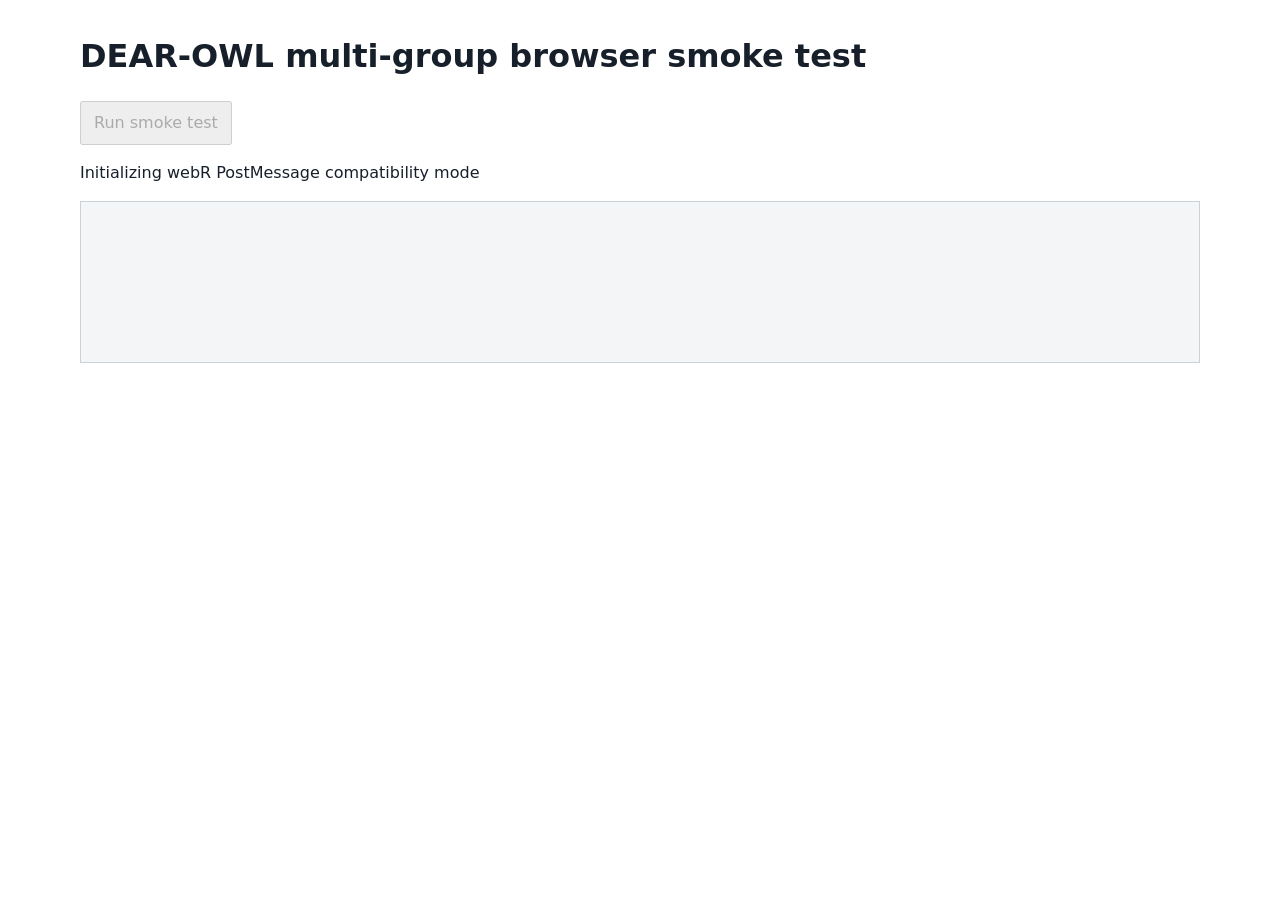
<file: tests/multi-group-browser-smoke.html>
<!doctype html>
<html lang="en">
<head>
  <meta charset="utf-8">
  <meta name="viewport" content="width=device-width, initial-scale=1">
  <title>DEAR-OWL multi-group browser smoke test</title>
  <style>
    body {
      color: #17202a;
      font: 16px/1.5 system-ui, sans-serif;
      margin: 2rem auto;
      max-width: 70rem;
      padding: 0 1rem;
    }

    button {
      font: inherit;
      padding: 0.5rem 0.75rem;
    }

    pre {
      background: #f3f5f7;
      border: 1px solid #cbd3da;
      min-height: 8rem;
      overflow: auto;
      padding: 1rem;
      white-space: pre-wrap;
    }
  </style>
</head>
<body>
  <h1>DEAR-OWL multi-group browser smoke test</h1>
  <button id="run" type="button">Run smoke test</button>
  <p id="status">Ready</p>
  <pre id="output"></pre>

  <script type="module">
    import {
      loadDatasetBundle,
      loadSelectedCountVectors,
      releaseDirectMatrixCache
    } from "../js/data-loader.js?v=20260727-defaults";
    import { buildBinaryCountMatrixFromVectors } from "../js/deseq-runner.js?v=20260727-defaults";
    import { runMultiGroupDeseqAnalysis } from "../js/multi-group-runner.js?v=20260806-webr-log";

    const runButton = document.querySelector("#run");
    const status = document.querySelector("#status");
    const output = document.querySelector("#output");

    function comparisonSetup(controlSamples, treatmentASamples, treatmentBSamples) {
      const groups = [
        { id: "control", label: "Control", samples: controlSamples },
        { id: "treatment_a", label: "Treatment A", samples: treatmentASamples },
        { id: "treatment_b", label: "Treatment B", samples: treatmentBSamples }
      ];
      const contrasts = [
        {
          id: "treatment_a_vs_control",
          numeratorId: "treatment_a",
          denominatorId: "control",
          label: "Treatment A vs Control"
        },
        {
          id: "treatment_b_vs_control",
          numeratorId: "treatment_b",
          denominatorId: "control",
          label: "Treatment B vs Control"
        },
        {
          id: "treatment_b_vs_treatment_a",
          numeratorId: "treatment_b",
          denominatorId: "treatment_a",
          label: "Treatment B vs Treatment A"
        }
      ];

      return { groups, contrasts };
    }

    function buildSyntheticFixture() {
      const geneIds = Array.from({ length: 240 }, (_, index) => `gene_${index + 1}`);
      const sampleIds = [
        "Control_1",
        "Control_2",
        "Control_3",
        "Treatment_A_1",
        "Treatment_A_2",
        "Treatment_A_3",
        "Treatment_B_1",
        "Treatment_B_2",
        "Treatment_B_3"
      ];
      const sampleObjects = sampleIds.map((sampleId) => ({ sample_id: sampleId }));
      const vectors = new Map();

      sampleIds.forEach((sampleId, sampleIndex) => {
        const groupIndex = Math.floor(sampleIndex / 3);
        const replicateIndex = sampleIndex % 3;
        const counts = Int32Array.from(geneIds, (_, geneIndex) => {
          const base = 25 + ((geneIndex * 17) % 140);
          const treatmentAEffect = groupIndex === 1 && geneIndex < 70 ? 2.8 : 1;
          const treatmentBEffect = groupIndex === 2 && geneIndex >= 70 && geneIndex < 140 ? 3.2 : 1;
          const sharedEffect = groupIndex > 0 && geneIndex >= 140 && geneIndex < 190 ? 1.9 : 1;
          const replicateEffect = [0.91, 1.03, 1.12][replicateIndex];
          const deterministicNoise = ((geneIndex + 3) * (sampleIndex + 5)) % 13;
          return Math.max(
            1,
            Math.round(
              base *
              treatmentAEffect *
              treatmentBEffect *
              sharedEffect *
              replicateEffect +
              deterministicNoise
            )
          );
        });
        vectors.set(sampleId, counts);
      });

      const { groups, contrasts } = comparisonSetup(
        sampleObjects.slice(0, 3),
        sampleObjects.slice(3, 6),
        sampleObjects.slice(6, 9)
      );

      return {
        name: "synthetic",
        countMatrix: buildBinaryCountMatrixFromVectors(geneIds, sampleObjects, vectors),
        groups,
        contrasts,
        expectedGeneCount: 240,
        expectedSampleCount: 9
      };
    }

    async function buildPrjna766308Fixture() {
      const dataset = {
        id: "pearl_millet__tift_local_smoke",
        label: "Pearl millet - Tift",
        format: "direct_matrix",
        countUrl: new URL(
          "../../data/raw/pearl_millet__tift/Pearl_millet_count_data_cv_Tift.csv",
          window.location.href
        ).href,
        matrixOrientation: "samples_as_rows",
        metadataColumnCount: 10,
        sampleIdColumn: "SRA",
        geneCount: 36510,
        sampleCount: 987
      };
      const bundle = await loadDatasetBundle(
        dataset,
        (event) => {
          status.textContent = typeof event === "string"
            ? event
            : event?.message || event?.stage || "Loading PRJNA766308 matrix";
        },
        { structuredProgress: true }
      );
      const samplesByCode = new Map(
        bundle.sampleRows
          .filter((sample) => sample.BioProject === "PRJNA766308")
          .map((sample) => [sample.code, sample])
      );
      const selectCodes = (codes) => codes.map((code) => {
        const sample = samplesByCode.get(code);
        if (!sample) {
          throw new Error(`PRJNA766308 sample code is missing: ${code}`);
        }
        return sample;
      });
      const controlSamples = selectCodes([
        "CK_R24h_1",
        "CK_R24h_2",
        "CK_R24h_3",
        "CK_R48h_1",
        "CK_R48h_2",
        "CK_R48h_3"
      ]);
      const treatmentASamples = selectCodes(["D_R24h_1", "D_R24h_2", "D_R24h_3"]);
      const treatmentBSamples = selectCodes(["D_R48h_1", "D_R48h_2", "D_R48h_3"]);
      const allSamples = [...controlSamples, ...treatmentASamples, ...treatmentBSamples];
      const vectors = await loadSelectedCountVectors(
        bundle,
        allSamples,
        (message) => {
          status.textContent = message;
        }
      );
      const countMatrix = buildBinaryCountMatrixFromVectors(
        bundle.genes,
        allSamples,
        vectors
      );
      const { groups, contrasts } = comparisonSetup(
        controlSamples,
        treatmentASamples,
        treatmentBSamples
      );
      releaseDirectMatrixCache(bundle);

      return {
        name: "PRJNA766308",
        countMatrix,
        groups,
        contrasts,
        expectedGeneCount: 36510,
        expectedSampleCount: 12
      };
    }

    async function runSmokeTest() {
      runButton.disabled = true;
      output.textContent = "";
      status.textContent = "Starting";

      try {
        const fixture = new URLSearchParams(window.location.search).get("fixture") === "prjna766308"
          ? await buildPrjna766308Fixture()
          : buildSyntheticFixture();
        const result = await runMultiGroupDeseqAnalysis({
          countCsv: null,
          countMatrix: fixture.countMatrix,
          colDataCsv: "",
          groups: fixture.groups,
          contrasts: fixture.contrasts,
          parameters: {
            minimumCount: 5,
            preFiltering: true,
            sfType: "poscounts",
            fitType: "parametric",
            cooksCutoff: false,
            fdrThreshold: 0.05,
            independentFiltering: true,
            test: "Wald"
          },
          plots: {
            dispersion: false,
            pca: false,
            sampleCorrelation: false,
            sampleDistance: false
          },
          runGlobal: true,
          onProgress(message) {
            status.textContent = message;
          }
        });

        const checks = {
          fixture: fixture.name,
          inputGenes: fixture.countMatrix.geneCount,
          selectedSamples: fixture.countMatrix.sampleCount,
          mode: result.mode,
          engine: result.engine,
          contrastCount: result.contrasts.length,
          contrastRows: result.contrasts.map((contrast) => contrast.rows.length),
          globalRows: result.globalResult?.rows.length || 0,
          sizeFactorCount: result.sizeFactors.length,
          appVersion: result.summary.appVersion,
          webRChannel: result.summary.channelType
        };
        const passed =
          checks.mode === "multi_group" &&
          checks.engine === "deseq2" &&
          checks.inputGenes === fixture.expectedGeneCount &&
          checks.selectedSamples === fixture.expectedSampleCount &&
          checks.contrastCount === 3 &&
          checks.contrastRows.every((count) => count === fixture.expectedGeneCount) &&
          checks.globalRows === fixture.expectedGeneCount &&
          checks.sizeFactorCount === fixture.expectedSampleCount &&
          checks.webRChannel === "PostMessage";

        if (!passed) {
          throw new Error(`Unexpected smoke-test output:\n${JSON.stringify(checks, null, 2)}`);
        }

        status.textContent = "PASS";
        output.textContent = JSON.stringify(checks, null, 2);
      } catch (error) {
        status.textContent = "FAIL";
        output.textContent = error?.stack || error?.message || String(error);
      } finally {
        runButton.disabled = false;
      }
    }

    runButton.addEventListener("click", runSmokeTest);
    runSmokeTest();
  </script>
</body>
</html>
</file>
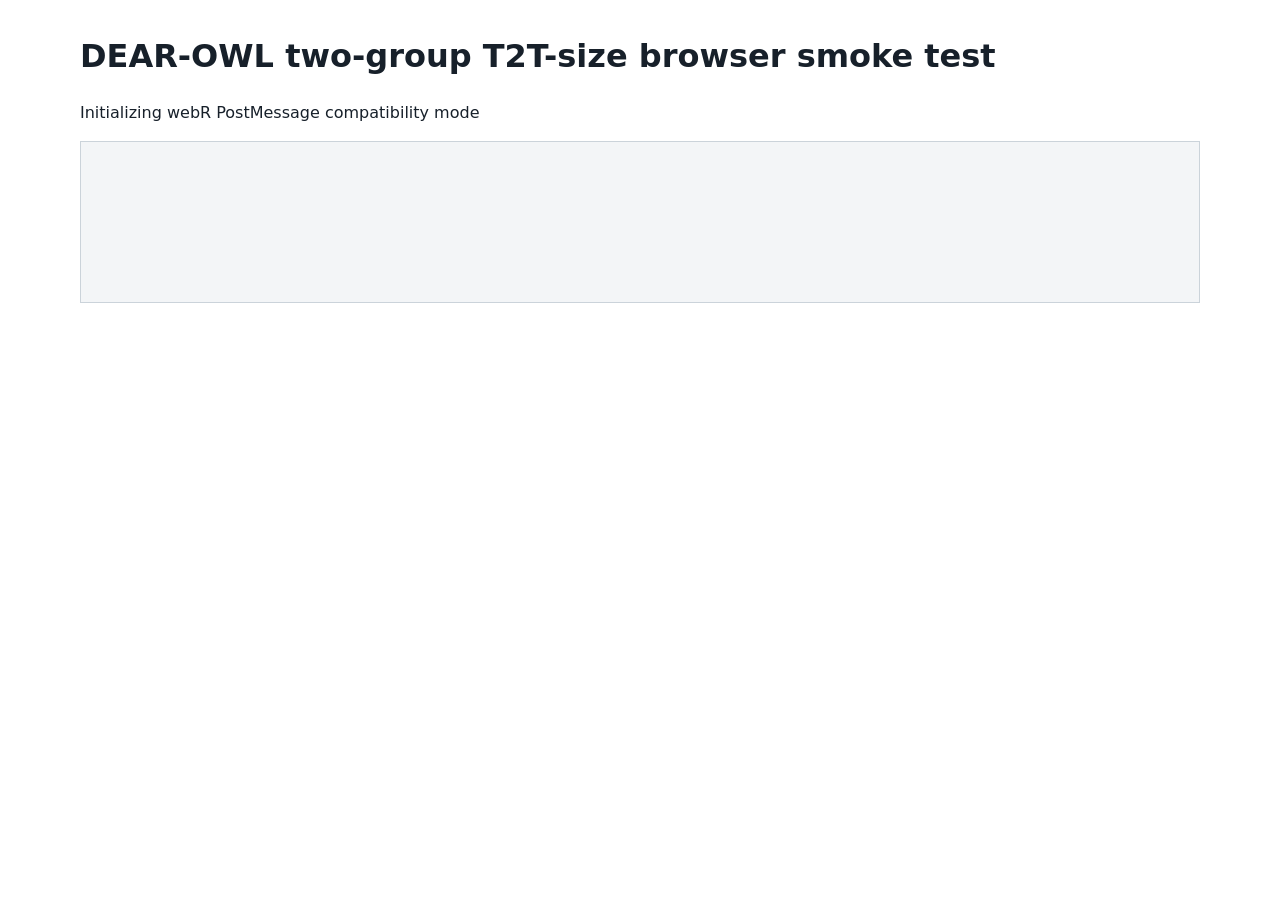
<file: tests/two-group-browser-smoke.html>
<!doctype html>
<html lang="en">
<head>
  <meta charset="utf-8">
  <meta name="viewport" content="width=device-width, initial-scale=1">
  <title>DEAR-OWL two-group T2T-size browser smoke test</title>
  <style>
    body {
      color: #17202a;
      font: 16px/1.5 system-ui, sans-serif;
      margin: 2rem auto;
      max-width: 70rem;
      padding: 0 1rem;
    }

    pre {
      background: #f3f5f7;
      border: 1px solid #cbd3da;
      min-height: 8rem;
      overflow: auto;
      padding: 1rem;
      white-space: pre-wrap;
    }
  </style>
</head>
<body>
  <h1>DEAR-OWL two-group T2T-size browser smoke test</h1>
  <p id="status">Starting</p>
  <pre id="output"></pre>

  <script type="module">
    import {
      buildBinaryCountMatrixFromVectors,
      runDeseqAnalysis
    } from "../js/deseq-runner.js?v=20260826-staged-pairwise";

    const status = document.querySelector("#status");
    const output = document.querySelector("#output");
    const geneCount = 43310;
    const geneIds = Array.from(
      { length: geneCount },
      (_, index) => `Seita.${String(index + 1).padStart(5, "0")}`
    );
    const sampleIds = ["Control_1", "Control_2", "Treatment_1", "Treatment_2"];
    const samples = sampleIds.map((sampleId) => ({ sample_id: sampleId }));
    const vectors = new Map();

    sampleIds.forEach((sampleId, sampleIndex) => {
      const treatment = sampleIndex >= 2;
      const replicate = sampleIndex % 2;
      vectors.set(sampleId, Int32Array.from(geneIds, (_, geneIndex) => {
        const base = 20 + ((geneIndex * 17) % 180);
        const effect = treatment && geneIndex < 9000 ? 2.4 : 1;
        const replicateEffect = replicate === 0 ? 0.94 : 1.06;
        return Math.max(
          1,
          Math.round(base * effect * replicateEffect + ((geneIndex + sampleIndex) % 7))
        );
      }));
    });

    const countMatrix = buildBinaryCountMatrixFromVectors(geneIds, samples, vectors);
    const colDataCsv = [
      "sample,group",
      "Control_1,control",
      "Control_2,control",
      "Treatment_1,treatment",
      "Treatment_2,treatment"
    ].join("\n");

    try {
      const result = await runDeseqAnalysis({
        countCsv: null,
        countMatrix,
        colDataCsv,
        parameters: {
          minimumCount: 5,
          preFiltering: true,
          sfType: "ratio",
          fitType: "parametric",
          cooksCutoff: true,
          fdrThreshold: 0.05,
          independentFiltering: true,
          test: "Wald"
        },
        plots: {
          dispersion: false,
          pca: false,
          sampleCorrelation: false,
          sampleDistance: false
        },
        onProgress(message) {
          status.textContent = message;
        }
      });

      const checks = {
        inputGenes: countMatrix.geneCount,
        selectedSamples: countMatrix.sampleCount,
        resultRows: result.resultRows.length,
        sizeFactorCount: result.sizeFactors.length,
        stagedExecution: result.summary.staged_execution,
        jsPrefiltering: result.summary.js_prefiltering,
        appVersion: result.summary.appVersion,
        webRChannel: result.summary.channelType
      };
      const passed =
        checks.inputGenes === geneCount &&
        checks.selectedSamples === 4 &&
        checks.resultRows === geneCount &&
        checks.sizeFactorCount === 4 &&
        checks.stagedExecution === "TRUE" &&
        checks.jsPrefiltering === "TRUE" &&
        checks.webRChannel === "PostMessage";

      if (!passed) {
        throw new Error(`Unexpected smoke-test output:\n${JSON.stringify(checks, null, 2)}`);
      }

      status.textContent = "PASS";
      output.textContent = JSON.stringify(checks, null, 2);
    } catch (error) {
      status.textContent = "FAIL";
      output.textContent = error?.stack || error?.message || String(error);
    }
  </script>
</body>
</html>
</file>
<file: css/deseq-app.css>
:root {
  --base-font-size: 15px;
  --ink: #1f2933;
  --muted: #5f6b7a;
  --line: #dde3ea;
  --panel: #ffffff;
  --soft: #f5f7fa;
  --header: #2c3e50;
  --accent: #2f7dbd;
  --control: #2869b1;
  --treatment: #b73535;
  --warning: #8a5a00;
  --warning-bg: #fff7e6;
  --error: #a83232;
  --progress: #2f8f5b;
}

* {
  box-sizing: border-box;
}

[hidden] {
  display: none !important;
}

html {
  font-size: var(--base-font-size);
}

body {
  margin: 0;
  color: var(--ink);
  background: #f5f5f5;
  font-family: system-ui, -apple-system, BlinkMacSystemFont, "Segoe UI", sans-serif;
  font-size: 1rem;
  line-height: 1.5;
}

button,
input,
select {
  font: inherit;
}

button {
  border: 1px solid var(--accent);
  border-radius: 4px;
  padding: 8px 12px;
  color: #fff;
  background: var(--accent);
  cursor: pointer;
}

button:disabled {
  border-color: #aeb8c2;
  background: #aeb8c2;
  cursor: not-allowed;
}

input,
select {
  min-width: 0;
  border: 1px solid #c6d0da;
  border-radius: 4px;
  padding: 7px 9px;
  background: #fff;
}

input:disabled,
select:disabled {
  color: var(--muted);
  background: #edf1f5;
}

.upload-hint {
  margin: -2px 0 10px;
  color: var(--muted);
}

.example-actions {
  display: flex;
  flex-wrap: wrap;
  gap: 8px;
  margin: 10px 0;
}

.example-matrix-preview {
  max-height: 280px;
  margin: 8px 0 10px;
  border: 1px solid var(--line);
  border-radius: 6px;
  padding: 10px;
  background: #fbfcfd;
  font-family: ui-monospace, SFMono-Regular, Consolas, "Liberation Mono", monospace;
  font-size: 0.9rem;
  line-height: 1.45;
  overflow: auto;
  white-space: pre;
}

a {
  color: var(--accent);
}

.site-header {
  position: relative;
  display: grid;
  grid-template-columns: auto minmax(0, 1fr) auto;
  align-items: center;
  gap: 22px;
  min-height: 142px;
  border-radius: 18px 18px 0 0;
  padding: 28px 40px 22px;
  color: var(--header);
  background: #fff;
}

.site-header::after {
  position: absolute;
  right: 40px;
  bottom: 10px;
  left: 40px;
  height: 3px;
  background: var(--accent);
  content: "";
}

.site-brand {
  display: flex;
  flex: 0 1 auto;
  flex-wrap: wrap;
  align-items: baseline;
  gap: 0 0.45rem;
  min-width: 0;
}

.site-brand-lockup {
  display: flex;
  align-items: center;
  gap: 18px;
  min-width: 0;
  width: max-content;
  max-width: 100%;
}

.site-header h1 {
  margin: 0;
  color: var(--header);
  font-size: clamp(1.65rem, 2.2vw, 2.5rem);
  line-height: 1.2;
}

.site-header h1::after {
  content: ":";
}

.site-header p {
  margin: 0;
  color: var(--header);
  font-size: clamp(1.65rem, 2.2vw, 2.5rem);
  font-weight: 700;
  line-height: 1.2;
}

.site-header nav {
  display: flex;
  grid-column: 3;
  gap: 16px;
  justify-self: end;
  white-space: nowrap;
}

.site-header nav a {
  color: var(--header);
  font-size: 1.6rem;
  font-weight: 900;
  letter-spacing: 0.01em;
  text-decoration: none;
}

.site-header nav a[aria-current="page"] {
  text-decoration: underline;
  text-decoration-thickness: 2px;
  text-underline-offset: 5px;
}

.site-dna-mark {
  font-size: 2.2rem;
  line-height: 1;
}

.site-owl-mark {
  width: 74px;
  height: 78px;
  object-fit: contain;
}

.app-shell {
  max-width: 1320px;
  margin: 16px auto 40px;
  padding: 0 18px;
}

.status-strip,
.step-card {
  margin-bottom: 14px;
  border: 1px solid var(--line);
  border-radius: 8px;
  background: var(--panel);
  box-shadow: 0 1px 4px rgba(15, 23, 42, 0.06);
}

.status-strip {
  display: grid;
  grid-template-columns: repeat(3, minmax(0, 1fr));
  gap: 12px;
  padding: 12px;
  background: #fff;
}

.status-strip > div {
  min-width: 0;
  border: 1px solid var(--line);
  border-left: 4px solid var(--accent);
  border-radius: 6px;
  padding: 11px 13px 12px;
  background: #fbfcfd;
}

.status-label {
  display: block;
  color: var(--muted);
  font-size: 1rem;
  font-weight: 700;
  text-transform: uppercase;
}

.status-strip strong {
  display: block;
  margin-top: 3px;
  font-size: 1rem;
  line-height: 1.4;
  overflow-wrap: anywhere;
}

.step-card {
  padding: 16px;
}

.step-head {
  display: flex;
  align-items: baseline;
  gap: 10px;
  margin-bottom: 14px;
}

.step-head h2 {
  margin: 0;
  font-size: 1.6rem;
  font-weight: 800;
}

.step-head .step-number {
  color: inherit;
  font-size: inherit;
  font-weight: inherit;
  letter-spacing: 0;
  text-transform: uppercase;
}

.mode-grid,
.plot-grid,
.parameter-grid,
.download-grid,
.summary-grid {
  display: grid;
  gap: 12px;
}

.mode-grid {
  grid-template-columns: repeat(2, minmax(0, 220px));
  margin-bottom: 14px;
}

.mode-option,
.inline-check {
  display: flex;
  align-items: center;
  gap: 8px;
}

.mode-option {
  border: 1px solid var(--line);
  border-radius: 6px;
  padding: 10px 12px;
  font-weight: 700;
  background: var(--soft);
}

.data-panel {
  display: grid;
  gap: 8px;
  max-width: 760px;
}

.dataset-details {
  display: grid;
  grid-template-columns: 180px minmax(0, 1fr);
  gap: 6px 12px;
  margin: 8px 0 0;
  padding: 12px;
  border: 1px solid var(--line);
  border-radius: 6px;
  background: #fbfcfd;
}

.dataset-details dt {
  color: var(--muted);
  font-weight: 700;
}

.dataset-details dd {
  margin: 0;
}

.dataset-load-progress {
  display: grid;
  gap: 7px;
  margin-top: 2px;
  border: 1px solid var(--line);
  border-radius: 6px;
  padding: 11px 12px;
  background: #fbfcfd;
  color: var(--ink);
}

.dataset-load-progress-phase {
  color: var(--muted);
  font-size: 0.82rem;
  font-weight: 800;
  letter-spacing: 0.04em;
  text-transform: uppercase;
}

.analysis-preparation-panel {
  display: grid;
  gap: 8px;
  margin-top: 14px;
  border: 1px solid #c9d9eb;
  border-radius: 7px;
  padding: 12px;
  background: #f7fbff;
}

.analysis-preparation-panel .dataset-load-progress {
  margin-top: 0;
  background: #fff;
}

.analysis-preparation-summary {
  margin: 0;
  color: var(--muted);
  line-height: 1.45;
}

.dataset-load-progress-header,
.dataset-load-progress-details {
  display: flex;
  justify-content: space-between;
  gap: 12px;
  min-width: 0;
}

.dataset-load-progress-header {
  align-items: baseline;
  font-weight: 700;
}

.dataset-load-progress-header span,
.dataset-load-progress-details span {
  min-width: 0;
  overflow-wrap: anywhere;
}

#datasetLoadProgressPercent {
  flex: 0 0 auto;
  color: var(--progress);
}

.dataset-load-progress-track {
  position: relative;
  height: 10px;
  overflow: hidden;
  border: 1px solid #cbe6d5;
  border-radius: 999px;
  background: #e8f5ee;
}

.dataset-load-progress-bar {
  width: 0;
  height: 100%;
  border-radius: inherit;
  background: var(--progress);
  transition: width 140ms linear;
}

.dataset-load-progress-details {
  color: var(--muted);
  font-size: 0.93rem;
}

.dataset-load-progress.is-indeterminate .dataset-load-progress-bar {
  position: absolute;
  left: 0;
  width: 34%;
  animation: dataset-progress-indeterminate 1.35s ease-in-out infinite;
}

.dataset-load-progress.is-complete .dataset-load-progress-bar {
  background: var(--progress);
}

.dataset-load-progress.is-error {
  border-color: #d9a5a5;
  background: #fff8f8;
}

.dataset-load-progress.is-error .dataset-load-progress-bar {
  width: 100%;
  background: var(--error);
  animation: none;
}

.sr-only {
  position: absolute;
  width: 1px;
  height: 1px;
  overflow: hidden;
  clip: rect(0, 0, 0, 0);
  white-space: nowrap;
}

@keyframes dataset-progress-indeterminate {
  0% {
    transform: translateX(-105%);
  }
  100% {
    transform: translateX(305%);
  }
}

.selector-heading {
  display: flex;
  justify-content: space-between;
  gap: 14px;
  margin-bottom: 12px;
}

.selector-heading h3 {
  margin: 0;
  font-size: 1.6rem;
  font-weight: 800;
}

.plot-card h3,
.results-section h3 {
  margin: 0;
  font-size: 1.2rem;
}

.selector-heading p,
.muted,
.plot-heavy small {
  margin: 3px 0 0;
  color: var(--muted);
  font-size: 1rem;
}

.selector-count {
  align-self: start;
  border-radius: 999px;
  padding: 5px 10px;
  color: #fff;
  font-size: 1rem;
  font-weight: 800;
}

.selector-heading-control .selector-count {
  background: var(--control);
}

.selector-heading-treatment .selector-count {
  background: var(--treatment);
}

.selector-heading-multi .selector-count {
  background: var(--progress);
}

.analysis-design-grid {
  margin-bottom: 0;
}

.compact-step-head {
  margin-bottom: 10px;
}

.compact-step-head h3,
.contrast-panel h3,
.overlap-section h3 {
  margin: 0;
  font-size: 1.2rem;
}

.multi-group-grid {
  display: grid;
  grid-template-columns: repeat(auto-fit, minmax(260px, 1fr));
  gap: 12px;
  margin-bottom: 10px;
}

.multi-group-card {
  display: grid;
  gap: 8px;
  border: 1px solid var(--line);
  border-radius: 6px;
  padding: 12px;
  background: #fbfcfd;
}

.multi-group-card.is-active {
  border-color: var(--progress);
  box-shadow: inset 0 0 0 1px var(--progress);
}

.multi-group-label {
  display: grid;
  gap: 4px;
  min-width: 0;
}

.multi-group-label span {
  color: var(--muted);
  font-size: 0.93rem;
  font-weight: 700;
}

.multi-group-count {
  color: var(--ink);
  font-size: 1rem;
}

.replicate-warning {
  margin: 0;
  color: var(--warning);
  font-size: 0.93rem;
  font-weight: 700;
}

.multi-group-sample-selector {
  margin-top: 14px;
  border-top: 1px solid var(--line);
  padding-top: 14px;
}

.contrast-panel {
  display: grid;
  gap: 10px;
  margin-top: 12px;
  border-top: 1px solid var(--line);
  padding-top: 12px;
}

.contrast-controls,
.custom-contrast-row,
.multi-result-header,
.overlap-set-grid,
.overlap-figure-header {
  display: flex;
  flex-wrap: wrap;
  align-items: center;
  gap: 8px;
}

.contrast-controls label {
  display: grid;
  gap: 4px;
}

.contrast-controls label span {
  color: var(--muted);
  font-size: 0.93rem;
  font-weight: 700;
}

.run-global-control {
  align-self: end;
  display: flex !important;
  min-height: 38px;
}

.contrast-preview {
  border: 1px solid var(--line);
  border-radius: 6px;
  padding: 10px 12px;
  background: #fbfcfd;
}

.contrast-preview ul {
  display: grid;
  gap: 4px;
  margin: 7px 0;
  padding-left: 20px;
}

.custom-contrast-editor {
  display: grid;
  gap: 8px;
}

.custom-contrast-list {
  display: grid;
  gap: 8px;
}

.custom-contrast-row select {
  min-width: 180px;
}

.multi-result-header {
  align-items: start;
  margin-bottom: 10px;
}

.multi-result-header select {
  flex: 0 1 320px;
}

.multi-result-header p {
  flex: 1 1 360px;
  margin: 0;
}

.compact-note {
  margin: 0;
}

.direction-matrix {
  margin-top: 14px;
}

.direction-matrix summary {
  cursor: pointer;
  font-weight: 800;
}

.overlap-section {
  display: grid;
  gap: 10px;
  margin-top: 14px;
}

.overlap-set-grid {
  align-items: flex-start;
}

.venn-controls {
  display: flex;
  flex-wrap: wrap;
  align-items: end;
  gap: 10px 18px;
  border: 1px solid var(--line);
  border-radius: 6px;
  padding: 12px;
  background: #fbfcfd;
}

.venn-direction-control {
  display: grid;
  gap: 4px;
  flex: 0 0 230px;
}

.venn-direction-control span {
  color: var(--muted);
  font-size: 0.93rem;
  font-weight: 700;
}

.venn-direction-note {
  flex: 1 1 460px;
  margin: 0 0 7px;
}

.overlap-set-grid label {
  flex: 1 1 260px;
}

.overlap-selection-status {
  margin: 0;
}

.overlap-diagram-warning {
  margin: 0;
}

.overlap-output {
  display: grid;
  gap: 10px;
  min-width: 0;
}

.overlap-figure {
  width: 100%;
  margin: 0;
}

.overlap-figure-title {
  margin: 4px 0 8px;
}

.overlap-figure-header {
  justify-content: space-between;
  margin-bottom: 8px;
}

.overlap-figure-header .overlap-figure-title {
  margin: 0;
}

.venn-figure,
.euler-figure {
  overflow-x: auto;
}

.venn-svg,
.euler-svg {
  display: block;
  width: min(100%, 1200px);
  min-width: 900px;
  border: 1px solid var(--line);
  border-radius: 6px;
  background: #fbfcfd;
}

.venn-svg {
  aspect-ratio: 1200 / 740;
}

.euler-svg {
  aspect-ratio: 1200 / 720;
}

.venn-set-label {
  fill: var(--ink);
  font-size: 21px;
  font-weight: 800;
}

.venn-count {
  fill: var(--ink);
  stroke: #fff;
  stroke-width: 7px;
  paint-order: stroke fill;
  font-size: 23px;
  font-weight: 900;
}

.euler-set-code {
  fill: var(--ink);
  stroke: #fff;
  stroke-width: 6px;
  paint-order: stroke fill;
  font-size: 25px;
  font-weight: 900;
}

.euler-legend {
  display: grid;
  grid-template-columns: repeat(auto-fit, minmax(280px, 1fr));
  gap: 6px 18px;
  max-width: 1200px;
  margin: 10px 0 0;
  padding: 0;
  list-style: none;
}

.euler-legend li {
  display: flex;
  align-items: flex-start;
  gap: 7px;
}

.euler-legend-code {
  display: inline-grid;
  flex: 0 0 25px;
  width: 25px;
  height: 25px;
  place-items: center;
  border-radius: 50%;
  color: #fff;
  font-size: 0.85rem;
  font-weight: 900;
}

.upset-viewport {
  width: 100%;
  overflow-x: auto;
  border: 1px solid var(--line);
  border-radius: 6px;
  background: #fbfcfd;
}

.upset-svg {
  display: block;
  max-width: none;
}

.upset-grid-line,
.upset-row-guide {
  stroke: var(--line);
  stroke-width: 1;
}

.upset-bar,
.upset-connector,
.upset-dot.is-included {
  fill: var(--ink);
  stroke: var(--ink);
}

.upset-connector {
  stroke-width: 3;
}

.upset-dot {
  fill: #d9dee4;
  stroke: #d9dee4;
}

.upset-axis-title,
.upset-set-label {
  fill: var(--ink);
  font-size: 15px;
  font-weight: 800;
}

.upset-axis-label,
.upset-count-label {
  fill: var(--muted);
  font-size: 13px;
  font-weight: 700;
}

.venn-caption {
  max-width: 1200px;
  margin: 7px 0 0;
  color: var(--muted);
  font-size: 0.93rem;
}

.overlap-table-wrap {
  max-width: 1200px;
}

.overlap-table {
  width: 100%;
  border: 1px solid var(--line);
}

.overlap-table th:first-child,
.overlap-table td:first-child {
  min-width: 520px;
  white-space: normal;
}

.overlap-table th:last-child,
.overlap-table td:last-child {
  width: 150px;
  white-space: nowrap;
}

.sample-controls,
.result-controls,
.sample-actions,
.run-actions,
.plot-card-header,
.table-pager {
  display: flex;
  flex-wrap: wrap;
  align-items: center;
  gap: 8px;
}

.sample-controls input[type="search"],
.result-controls input[type="search"] {
  flex: 1 1 260px;
}

.sample-controls select {
  flex: 1 1 180px;
}

.sample-actions {
  margin: 10px 0;
}

.run-actions {
  align-items: stretch;
  gap: 12px;
}

.run-engine-buttons {
  display: grid;
  grid-template-columns: repeat(2, minmax(0, 1fr));
  flex: 0 1 550px;
  width: min(100%, 550px);
  gap: 12px;
}

.run-engine-buttons button {
  display: grid;
  place-content: center;
  gap: 2px;
  width: 100%;
  min-height: 64px;
  line-height: 1.25;
  text-align: center;
}

.run-button-title,
.run-button-engine {
  display: block;
}

#cancelButton {
  flex: 0 0 auto;
}

.analysis-activity {
  margin-top: 14px;
  border-top: 1px solid var(--line);
  padding-top: 12px;
}

.analysis-activity-head {
  display: flex;
  align-items: baseline;
  justify-content: space-between;
  gap: 12px;
}

.analysis-activity-head strong {
  color: var(--muted);
  font-size: 0.93rem;
}

.analysis-activity .status-label {
  font-size: 0.86rem;
}

.analysis-activity ol {
  display: grid;
  gap: 5px;
  margin: 8px 0 0;
  padding: 0;
  list-style: none;
}

.analysis-activity li {
  display: grid;
  grid-template-columns: 74px minmax(0, 1fr);
  gap: 10px;
  border-bottom: 1px solid #edf1f5;
  padding: 5px 0;
  font-size: 0.93rem;
}

.analysis-activity time {
  color: var(--muted);
  font-variant-numeric: tabular-nums;
}

.analysis-activity li span {
  overflow-wrap: anywhere;
}

.selection-summary,
.result-status {
  margin: 8px 0;
  color: var(--muted);
  font-size: 1rem;
}

.sample-table-wrap,
.result-table-wrap {
  max-height: 520px;
  overflow: auto;
  border: 1px solid var(--line);
  border-radius: 6px;
}

table {
  width: 100%;
  border-collapse: collapse;
  font-size: 1rem;
}

th,
td {
  border-bottom: 1px solid var(--line);
  padding: 7px 8px;
  text-align: left;
  vertical-align: top;
}

thead th {
  position: sticky;
  top: 0;
  z-index: 1;
  background: #edf3f8;
}

tbody tr:hover {
  background: #f7fbff;
}

.parameter-grid {
  grid-template-columns: repeat(3, minmax(0, 1fr));
  grid-auto-rows: minmax(132px, auto);
  align-items: stretch;
}

.parameter-grid label {
  display: grid;
  gap: 5px;
  color: var(--muted);
  font-size: 1rem;
  font-weight: 700;
}

.parameter-grid > label,
.parameter-grid > .parameter-with-help {
  min-width: 0;
  min-height: 132px;
  height: 100%;
  border: 1px solid var(--line);
  border-radius: 6px;
  padding: 14px;
  background: #fbfcfd;
}

.parameter-grid > label {
  align-content: start;
  gap: 10px;
}

.parameter-grid input[type="number"],
.parameter-grid select {
  width: 100%;
  height: 42px;
}

.parameter-grid .inline-check {
  display: flex;
  color: var(--ink);
}

.parameter-grid > .inline-check {
  align-items: center;
}

.parameter-grid input[type="checkbox"] {
  flex: 0 0 auto;
  width: 1rem;
  height: 1rem;
  margin: 0;
  padding: 0;
}

.parameter-with-help {
  display: grid;
  align-content: start;
  gap: 10px;
}

.prefilter-parameter .minimum-count-control {
  transition: opacity 0.15s ease;
}

.prefilter-parameter.is-disabled .minimum-count-control,
.prefilter-parameter.is-disabled .parameter-help {
  opacity: 0.55;
}

.parameter-help {
  margin: 0;
  color: var(--muted);
  font-size: 1rem;
  font-weight: 400;
  line-height: 1.45;
}

.plot-grid {
  grid-template-columns: repeat(4, minmax(180px, 1fr));
}

.plot-grid label {
  align-items: flex-start;
  border: 1px solid var(--line);
  border-radius: 6px;
  padding: 10px;
  background: #fbfcfd;
}

.plot-grid input[type="checkbox"] {
  flex: 0 0 auto;
  width: 1rem;
  height: 1rem;
  margin-top: 0.2rem;
}

.plot-heavy small {
  display: block;
}

.warning-panel,
.error-panel {
  margin: 10px 0;
  border-radius: 6px;
  padding: 10px 12px;
}

.warning-panel {
  border: 1px solid #ffe2ad;
  color: var(--warning);
  background: var(--warning-bg);
}

.warning-panel ul {
  margin: 0;
  padding-left: 20px;
}

.confirm-line {
  margin: 10px 0;
  font-weight: 700;
}

.error-panel {
  border: 1px solid #f3b3b3;
  color: var(--error);
  background: #fff3f3;
}

.error-panel pre,
.analysis-log {
  margin: 0;
  overflow: auto;
  white-space: pre-wrap;
  overflow-wrap: anywhere;
}

.summary-grid {
  grid-template-columns: repeat(6, minmax(120px, 1fr));
  margin-bottom: 18px;
}

.summary-card {
  display: grid;
  gap: 2px;
  border: 1px solid var(--line);
  border-radius: 6px;
  padding: 10px;
  background: #fbfcfd;
}

.summary-card strong {
  font-size: 1.6rem;
}

.summary-card span {
  color: var(--muted);
  font-size: 1rem;
}

.column-picker {
  margin: 10px 0;
}

.column-picker summary {
  cursor: pointer;
  font-weight: 700;
}

.column-picker [data-role="column-picker"] {
  display: grid;
  grid-template-columns: repeat(4, minmax(170px, 1fr));
  gap: 6px 10px;
  margin-top: 8px;
}

.sort-button {
  border: 0;
  padding: 0;
  color: var(--ink);
  background: transparent;
  font-weight: 800;
}

.numeric-filter {
  display: flex;
  align-items: center;
  gap: 5px;
  color: var(--muted);
  font-size: 1rem;
}

.numeric-filter input {
  width: 90px;
}

.plots-container {
  display: grid;
  gap: 14px;
}

.plot-card {
  border: 1px solid var(--line);
  border-radius: 8px;
  padding: 12px;
  background: #fff;
}

.plot-card-header {
  justify-content: space-between;
  margin-bottom: 8px;
}

.plot-downloads {
  display: flex;
  gap: 6px;
}

.plot-downloads button {
  padding: 5px 8px;
}

.plot-card svg {
  width: 100%;
  height: auto;
  border: 1px solid var(--line);
  border-radius: 6px;
  background: #fff;
}

.plot-axis line {
  stroke: #475569;
  stroke-width: 1;
}

.plot-grid-line {
  stroke: #e5e7eb;
  stroke-width: 1;
}

.plot-axis text,
.plot-legend text,
.heatmap-label {
  fill: #334155;
  font-size: 1rem;
}

.plot-title-svg {
  fill: #17202a;
  font-size: 1.2rem;
  font-weight: 800;
}

.threshold-line {
  stroke: #555;
  stroke-dasharray: 5 5;
  stroke-width: 1;
}

.plot-points circle {
  opacity: 0.72;
}

.plot-points circle:hover {
  opacity: 1;
  stroke: #111;
  stroke-width: 1;
}

.download-grid {
  grid-template-columns: repeat(4, minmax(170px, 1fr));
  margin-top: 10px;
}

.analysis-log {
  min-height: 180px;
  border: 1px solid var(--line);
  border-radius: 6px;
  padding: 12px;
  background: #f8fafc;
  font-family: Consolas, "Courier New", monospace;
  font-size: 1rem;
}

.help-manual {
  max-width: 1080px;
}

.help-intro p {
  max-width: 920px;
}

.manual-lead {
  margin-top: 0;
  font-size: 1.13rem;
  font-weight: 700;
}

.manual-toc,
.workflow-list,
.manual-list {
  margin: 0;
  padding-left: 22px;
}

.manual-toc {
  display: grid;
  grid-template-columns: repeat(2, minmax(0, 1fr));
  gap: 8px 24px;
}

.manual-toc a {
  font-weight: 700;
}

.manual-list,
.workflow-list {
  display: grid;
  gap: 9px;
}

.manual-list li,
.workflow-list li {
  padding-left: 2px;
}

.manual-two-column {
  display: grid;
  grid-template-columns: repeat(2, minmax(0, 1fr));
  gap: 16px 28px;
}

.manual-two-column h3 {
  margin: 0 0 4px;
  color: var(--header);
  font-size: 1.13rem;
}

.manual-two-column p {
  margin: 0;
}

.manual-subhead {
  margin: 18px 0 8px;
  color: var(--header);
  font-size: 1.2rem;
}

.manual-note {
  margin: 14px 0 0;
  border-left: 4px solid var(--accent);
  padding: 10px 12px;
  background: #f4f9fd;
}

.citation-details {
  display: grid;
  gap: 4px;
}

.citation-details p {
  margin: 0;
}

.example-use-intro {
  margin-top: 0;
}

.example-steps {
  display: grid;
  gap: 28px;
}

.example-step {
  border-top: 1px solid var(--line);
  padding-top: 24px;
}

.example-step:first-child {
  border-top: 0;
  padding-top: 0;
}

.example-step h3 {
  margin: 0 0 6px;
  color: var(--header);
  font-size: 1.2rem;
}

.example-step p {
  margin: 0;
}

.example-step figure {
  margin: 12px 0 0;
}

.example-step img {
  display: block;
  width: 100%;
  height: auto;
  border: 1px solid var(--line);
  border-radius: 6px;
  background: #fff;
}

.example-step figcaption {
  margin-top: 8px;
  color: var(--muted);
  font-size: 0.94rem;
}

@media (max-width: 980px) {
  .status-strip,
  .parameter-grid,
  .plot-grid,
  .summary-grid,
  .download-grid,
  .column-picker [data-role="column-picker"] {
    grid-template-columns: 1fr 1fr;
  }
}

@media (max-width: 720px) {
  .selector-heading {
    flex-direction: column;
    align-items: flex-start;
  }

  .site-header {
    grid-template-columns: auto minmax(0, 1fr);
    gap: 14px;
    min-height: 0;
    padding: 22px 18px 18px;
  }

  .site-header::after {
    right: 18px;
    bottom: 8px;
    left: 18px;
  }

  .site-brand {
    grid-column: 2;
    grid-row: 1;
    display: block;
  }

  .site-brand-lockup {
    display: contents;
  }

  .site-header h1,
  .site-header p {
    font-size: 1.55rem;
  }

  .site-header nav {
    grid-column: 2;
    grid-row: 2;
    flex-wrap: wrap;
  }

  .site-header nav a {
    font-size: 1.1rem;
  }

  .site-dna-mark {
    grid-column: 1;
    grid-row: 1;
    align-self: start;
    font-size: 1.8rem;
  }

  .site-owl-mark {
    grid-column: 1;
    grid-row: 2;
    width: 54px;
    height: 58px;
  }

  .status-strip,
  .mode-grid,
  .parameter-grid,
  .plot-grid,
  .summary-grid,
  .download-grid,
  .manual-toc,
  .manual-two-column,
  .column-picker [data-role="column-picker"] {
    grid-template-columns: 1fr;
  }

  .dataset-details {
    grid-template-columns: 1fr;
  }

  .parameter-grid {
    grid-auto-rows: minmax(120px, auto);
  }

  .dataset-load-progress-header,
  .dataset-load-progress-details {
    flex-direction: column;
    gap: 3px;
  }

  .run-actions {
    flex-direction: column;
  }

  .run-engine-buttons {
    grid-template-columns: 1fr;
  }

  .run-engine-buttons button,
  #cancelButton {
    width: 100%;
  }
}

@media (prefers-reduced-motion: reduce) {
  .dataset-load-progress-bar {
    transition: none;
  }

  .dataset-load-progress.is-indeterminate .dataset-load-progress-bar {
    position: static;
    width: 38%;
    animation: none;
  }
}
.local-launch-notice {
  border: 1px solid #e0ad4f;
  border-left: 6px solid #d98713;
  border-radius: 14px;
  background: #fff8e8;
  padding: 1.5rem 1.75rem;
  color: #182a3c;
}

.local-launch-notice[hidden] {
  display: none;
}

.local-launch-notice h2 {
  margin: 0.35rem 0 0.75rem;
}

.local-launch-notice p {
  max-width: 74rem;
  line-height: 1.65;
}

.local-launch-kicker {
  color: #9a5700;
  font-size: 0.78rem;
  font-weight: 800;
  letter-spacing: 0.1em;
}
</file>
